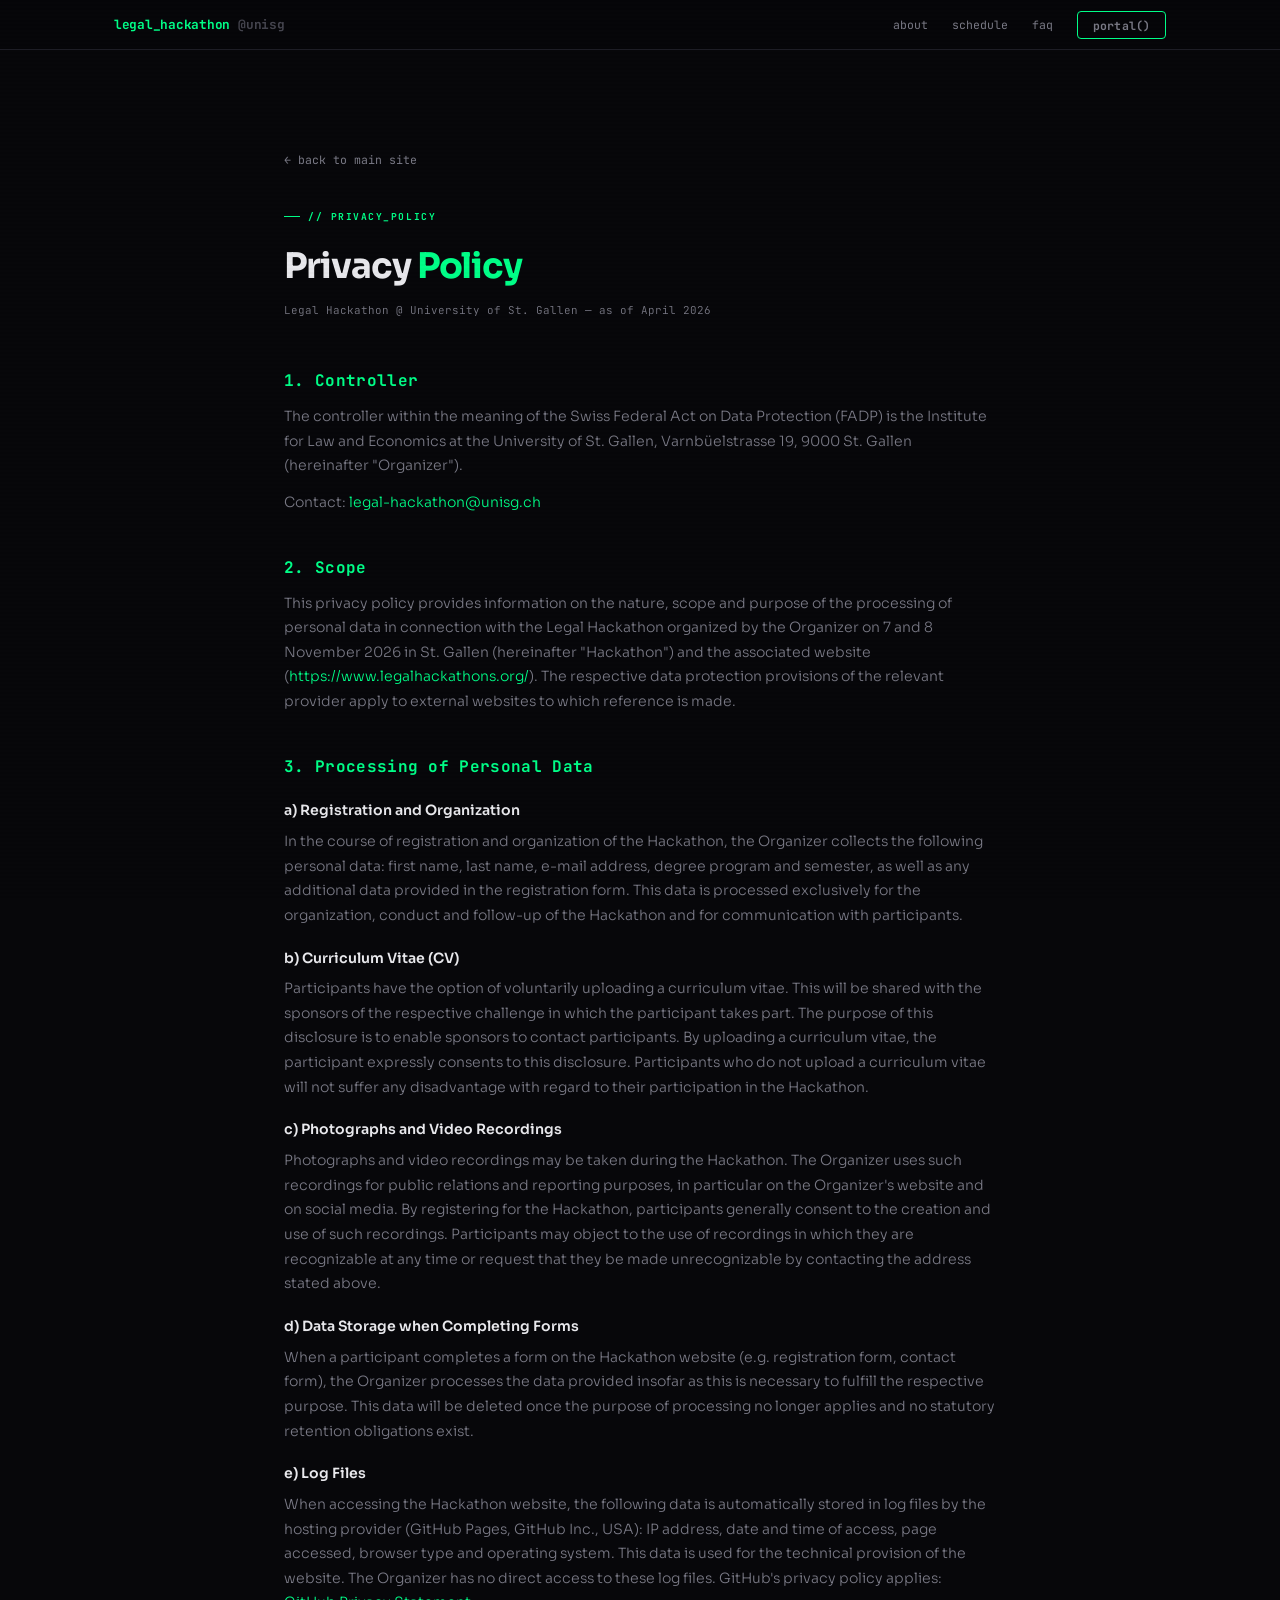
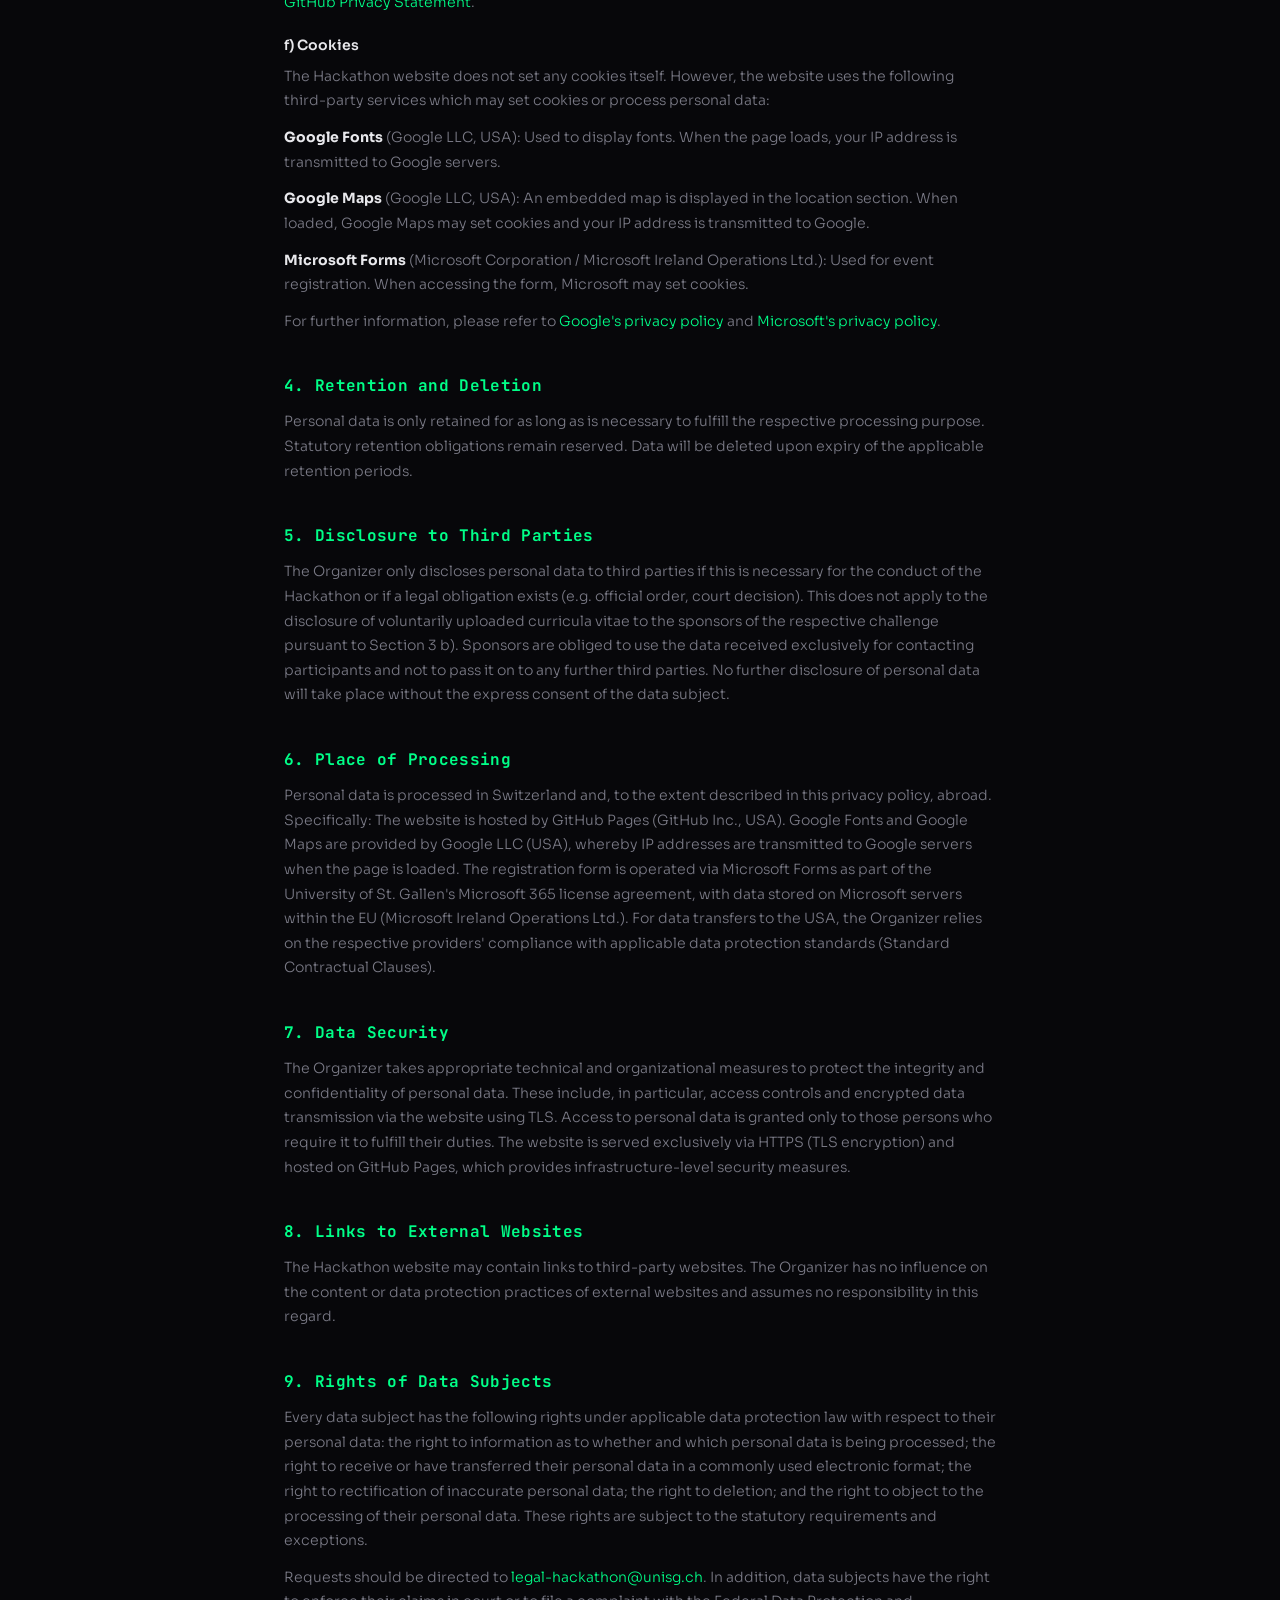
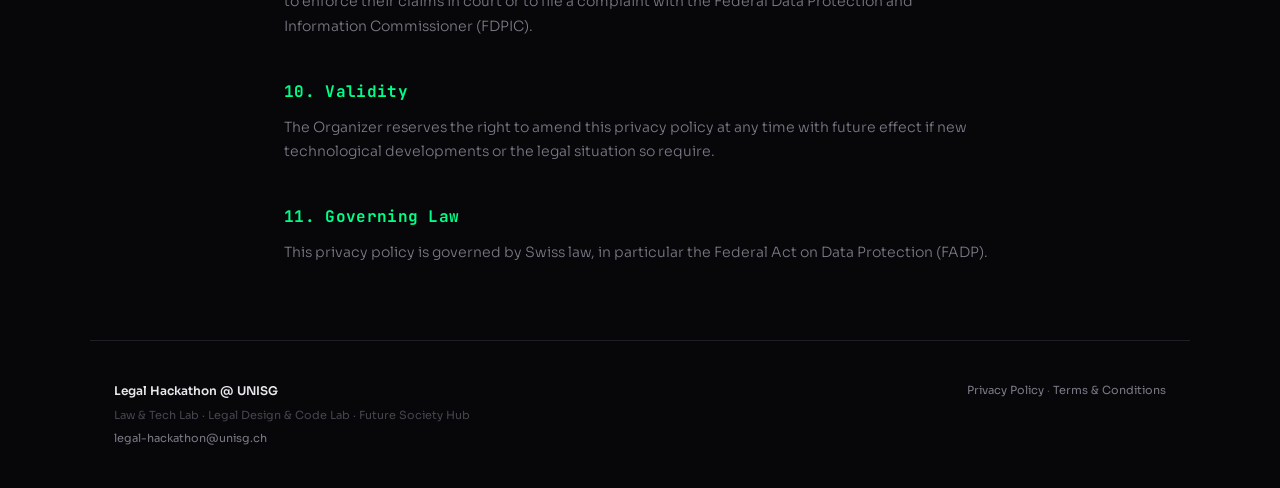
<file: privacy-policy.html>
<!DOCTYPE html>
<html lang="en">
<head>
  <meta charset="UTF-8">
  <meta name="viewport" content="width=device-width,initial-scale=1.0">
  <title>Privacy Policy — Legal Hackathon @ UNISG</title>
  <link rel="icon" type="image/svg+xml" href="favicon.svg">
  <link rel="preconnect" href="https://fonts.googleapis.com">
  <link href="https://fonts.googleapis.com/css2?family=JetBrains+Mono:wght@400;500;700;800&family=Sora:wght@300;400;500;600;700;800&display=swap" rel="stylesheet">
  <link rel="stylesheet" href="style.css">
  <style>
    .legal-page {
      position: relative;
      z-index: 1;
      max-width: 760px;
      margin: 0 auto;
      padding: 6rem 1.5rem 4rem;
    }
    .legal-page h1 {
      font-size: clamp(1.6rem, 3vw, 2.2rem);
      font-weight: 700;
      letter-spacing: -0.03em;
      margin-bottom: 0.4rem;
    }
    .legal-page h1 em { font-style: normal; color: var(--green); }
    .legal-page .meta {
      font-family: var(--font-mono);
      font-size: 0.68rem;
      color: var(--muted);
      margin-bottom: 3rem;
    }
    .legal-page h2 {
      font-size: 1rem;
      font-weight: 700;
      color: var(--green);
      font-family: var(--font-mono);
      margin: 2.5rem 0 0.6rem;
      letter-spacing: 0.02em;
    }
    .legal-page h3 {
      font-size: 0.88rem;
      font-weight: 600;
      margin: 1.2rem 0 0.4rem;
    }
    .legal-page p {
      font-size: 0.88rem;
      color: var(--muted);
      font-weight: 300;
      line-height: 1.75;
      margin-bottom: 0.75rem;
    }
    .legal-page a { color: var(--green); }
    .legal-page .back {
      display: inline-flex;
      align-items: center;
      gap: 0.4rem;
      font-family: var(--font-mono);
      font-size: 0.72rem;
      color: var(--muted);
      margin-bottom: 2.5rem;
      transition: color 0.2s;
    }
    .legal-page .back:hover { color: var(--green); text-decoration: none; }
  </style>
</head>
<body>

  <!-- ── Navigation ── -->
  <nav id="nav">
    <div class="nav-inner">
      <a class="nav-logo" href="index.html">legal_hackathon<span>@unisg</span></a>
      <ul class="nav-links">
        <li><a href="index.html#about">about</a></li>
        <li><a href="index.html#schedule">schedule</a></li>
        <li><a href="index.html#faq">faq</a></li>
        <li><a href="portal.html" class="nav-cta">portal()</a></li>
      </ul>
    </div>
  </nav>

  <div class="legal-page">
    <a class="back" href="index.html">&larr; back to main site</a>

    <div class="section-label" style="margin-bottom:0.75rem">// privacy_policy</div>
    <h1>Privacy <em>Policy</em></h1>
    <p class="meta">Legal Hackathon @ University of St. Gallen &mdash; as of April 2026</p>

    <h2>1. Controller</h2>
    <p>The controller within the meaning of the Swiss Federal Act on Data Protection (FADP) is the Institute for Law and Economics at the University of St. Gallen, Varnbüelstrasse 19, 9000 St. Gallen (hereinafter "Organizer").</p>
    <p>Contact: <a href="mailto:legal-hackathon@unisg.ch">legal-hackathon@unisg.ch</a></p>

    <h2>2. Scope</h2>
    <p>This privacy policy provides information on the nature, scope and purpose of the processing of personal data in connection with the Legal Hackathon organized by the Organizer on 7 and 8 November 2026 in St. Gallen (hereinafter "Hackathon") and the associated website (<a href="https://www.legalhackathons.org/">https://www.legalhackathons.org/</a>). The respective data protection provisions of the relevant provider apply to external websites to which reference is made.</p>

    <h2>3. Processing of Personal Data</h2>

    <h3>a) Registration and Organization</h3>
    <p>In the course of registration and organization of the Hackathon, the Organizer collects the following personal data: first name, last name, e-mail address, degree program and semester, as well as any additional data provided in the registration form. This data is processed exclusively for the organization, conduct and follow-up of the Hackathon and for communication with participants.</p>

    <h3>b) Curriculum Vitae (CV)</h3>
    <p>Participants have the option of voluntarily uploading a curriculum vitae. This will be shared with the sponsors of the respective challenge in which the participant takes part. The purpose of this disclosure is to enable sponsors to contact participants. By uploading a curriculum vitae, the participant expressly consents to this disclosure. Participants who do not upload a curriculum vitae will not suffer any disadvantage with regard to their participation in the Hackathon.</p>

    <h3>c) Photographs and Video Recordings</h3>
    <p>Photographs and video recordings may be taken during the Hackathon. The Organizer uses such recordings for public relations and reporting purposes, in particular on the Organizer's website and on social media. By registering for the Hackathon, participants generally consent to the creation and use of such recordings. Participants may object to the use of recordings in which they are recognizable at any time or request that they be made unrecognizable by contacting the address stated above.</p>

    <h3>d) Data Storage when Completing Forms</h3>
    <p>When a participant completes a form on the Hackathon website (e.g. registration form, contact form), the Organizer processes the data provided insofar as this is necessary to fulfill the respective purpose. This data will be deleted once the purpose of processing no longer applies and no statutory retention obligations exist.</p>

    <h3>e) Log Files</h3>
    <p>When accessing the Hackathon website, the following data is automatically stored in log files by the hosting provider (GitHub Pages, GitHub Inc., USA): IP address, date and time of access, page accessed, browser type and operating system. This data is used for the technical provision of the website. The Organizer has no direct access to these log files. GitHub's privacy policy applies: <a href="https://docs.github.com/en/site-policy/privacy-policies/github-general-privacy-statement" target="_blank" rel="noopener">GitHub Privacy Statement</a>.</p>

    <h3>f) Cookies</h3>
    <p>The Hackathon website does not set any cookies itself. However, the website uses the following third-party services which may set cookies or process personal data:</p>
    <p><strong style="color:var(--text)">Google Fonts</strong> (Google LLC, USA): Used to display fonts. When the page loads, your IP address is transmitted to Google servers.</p>
    <p><strong style="color:var(--text)">Google Maps</strong> (Google LLC, USA): An embedded map is displayed in the location section. When loaded, Google Maps may set cookies and your IP address is transmitted to Google.</p>
    <p><strong style="color:var(--text)">Microsoft Forms</strong> (Microsoft Corporation / Microsoft Ireland Operations Ltd.): Used for event registration. When accessing the form, Microsoft may set cookies.</p>
    <p>For further information, please refer to <a href="https://policies.google.com/privacy" target="_blank" rel="noopener">Google's privacy policy</a> and <a href="https://privacy.microsoft.com" target="_blank" rel="noopener">Microsoft's privacy policy</a>.</p>

    <h2>4. Retention and Deletion</h2>
    <p>Personal data is only retained for as long as is necessary to fulfill the respective processing purpose. Statutory retention obligations remain reserved. Data will be deleted upon expiry of the applicable retention periods.</p>

    <h2>5. Disclosure to Third Parties</h2>
    <p>The Organizer only discloses personal data to third parties if this is necessary for the conduct of the Hackathon or if a legal obligation exists (e.g. official order, court decision). This does not apply to the disclosure of voluntarily uploaded curricula vitae to the sponsors of the respective challenge pursuant to Section 3 b). Sponsors are obliged to use the data received exclusively for contacting participants and not to pass it on to any further third parties. No further disclosure of personal data will take place without the express consent of the data subject.</p>

    <h2>6. Place of Processing</h2>
    <p>Personal data is processed in Switzerland and, to the extent described in this privacy policy, abroad. Specifically: The website is hosted by GitHub Pages (GitHub Inc., USA). Google Fonts and Google Maps are provided by Google LLC (USA), whereby IP addresses are transmitted to Google servers when the page is loaded. The registration form is operated via Microsoft Forms as part of the University of St. Gallen's Microsoft 365 license agreement, with data stored on Microsoft servers within the EU (Microsoft Ireland Operations Ltd.). For data transfers to the USA, the Organizer relies on the respective providers' compliance with applicable data protection standards (Standard Contractual Clauses).</p>

    <h2>7. Data Security</h2>
    <p>The Organizer takes appropriate technical and organizational measures to protect the integrity and confidentiality of personal data. These include, in particular, access controls and encrypted data transmission via the website using TLS. Access to personal data is granted only to those persons who require it to fulfill their duties. The website is served exclusively via HTTPS (TLS encryption) and hosted on GitHub Pages, which provides infrastructure-level security measures.</p>

    <h2>8. Links to External Websites</h2>
    <p>The Hackathon website may contain links to third-party websites. The Organizer has no influence on the content or data protection practices of external websites and assumes no responsibility in this regard.</p>

    <h2>9. Rights of Data Subjects</h2>
    <p>Every data subject has the following rights under applicable data protection law with respect to their personal data: the right to information as to whether and which personal data is being processed; the right to receive or have transferred their personal data in a commonly used electronic format; the right to rectification of inaccurate personal data; the right to deletion; and the right to object to the processing of their personal data. These rights are subject to the statutory requirements and exceptions.</p>
    <p>Requests should be directed to <a href="mailto:legal-hackathon@unisg.ch">legal-hackathon@unisg.ch</a>. In addition, data subjects have the right to enforce their claims in court or to file a complaint with the Federal Data Protection and Information Commissioner (FDPIC).</p>

    <h2>10. Validity</h2>
    <p>The Organizer reserves the right to amend this privacy policy at any time with future effect if new technological developments or the legal situation so require.</p>

    <h2>11. Governing Law</h2>
    <p>This privacy policy is governed by Swiss law, in particular the Federal Act on Data Protection (FADP).</p>
  </div>

  <footer>
    <div>
      <p style="font-weight:600;color:var(--text);margin-bottom:0.3rem;font-size:0.75rem">Legal Hackathon @ UNISG</p>
      <p>Law &amp; Tech Lab &middot; Legal Design &amp; Code Lab &middot; Future Society Hub</p>
      <p style="margin-top:0.3rem"><a href="mailto:legal-hackathon@unisg.ch">legal-hackathon@unisg.ch</a></p>
    </div>
    <div style="text-align:right">
      <p><a href="privacy-policy.html">Privacy Policy</a> &middot; <a href="terms.html">Terms &amp; Conditions</a></p>
    </div>
  </footer>

  <script>
    window.addEventListener('scroll', () => {
      document.getElementById('nav').classList.toggle('scrolled', window.scrollY > 50);
    });
  </script>
</body>
</html>
</file>
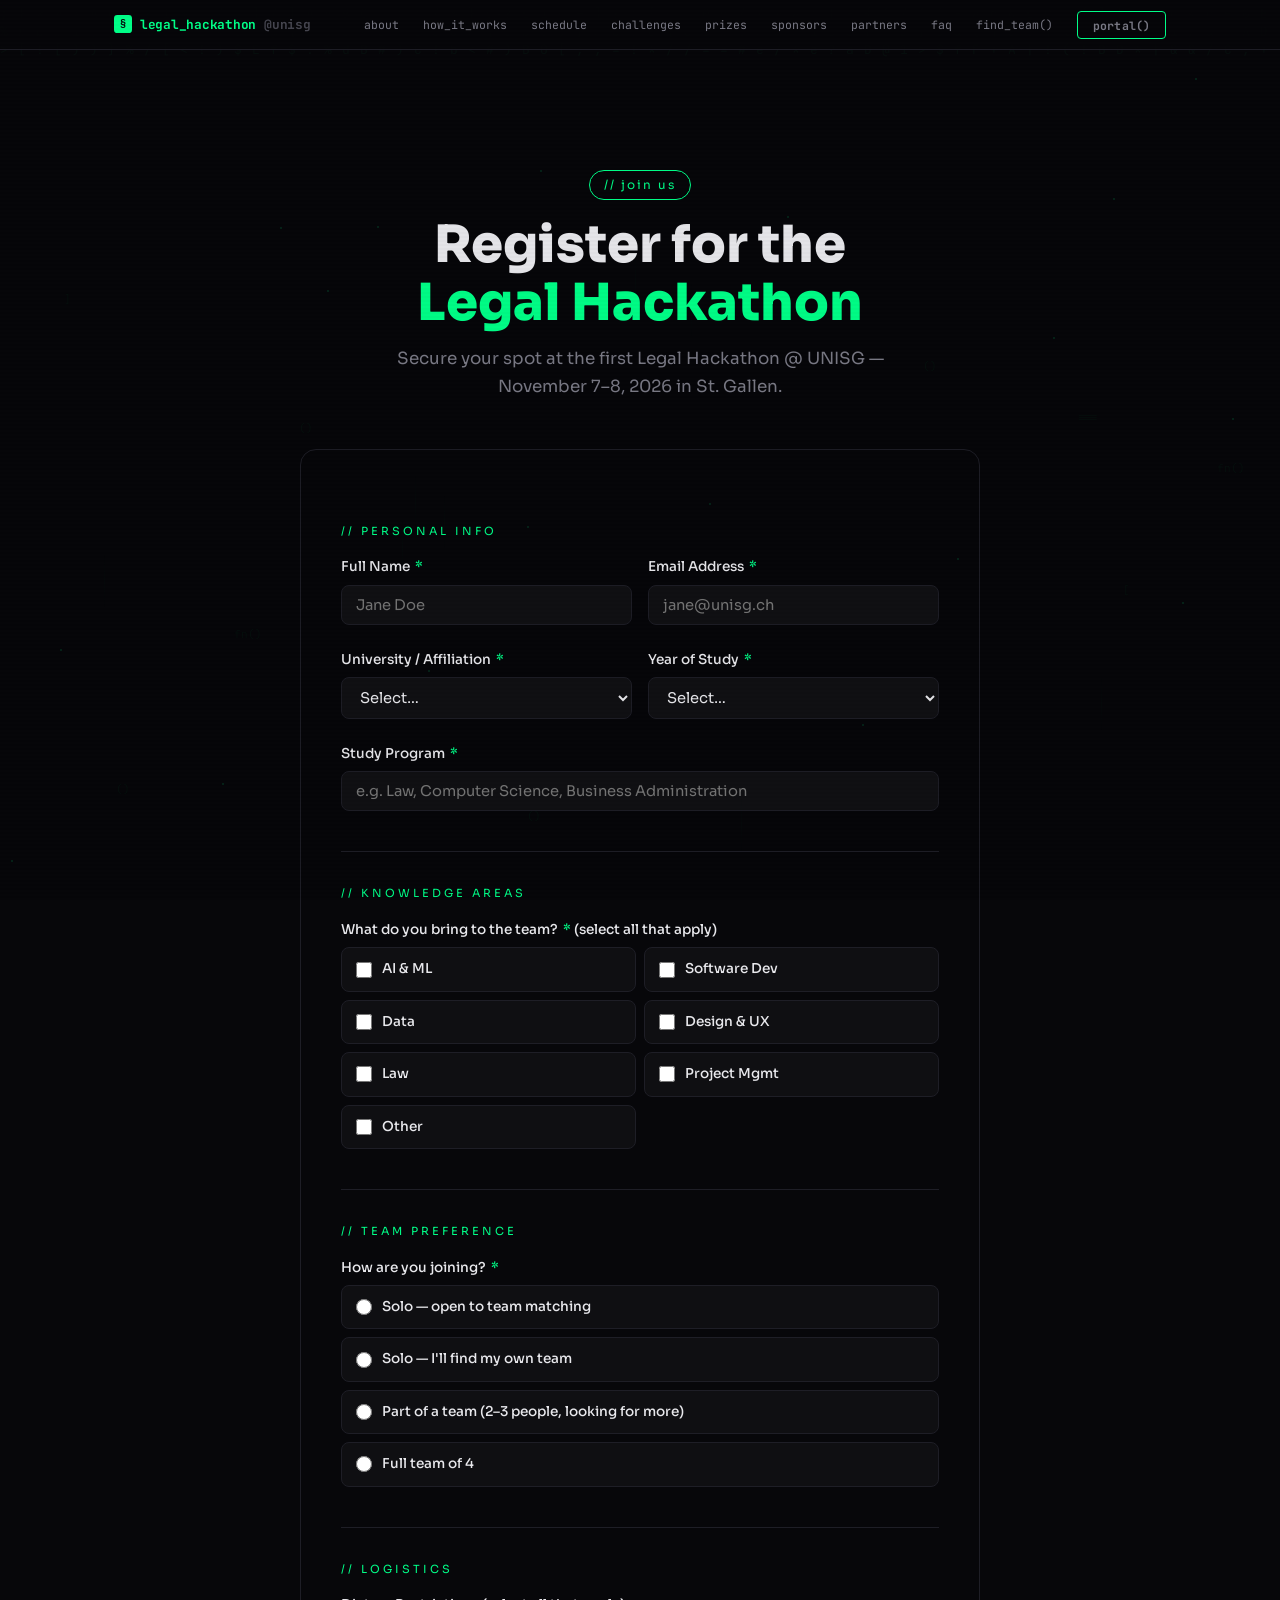
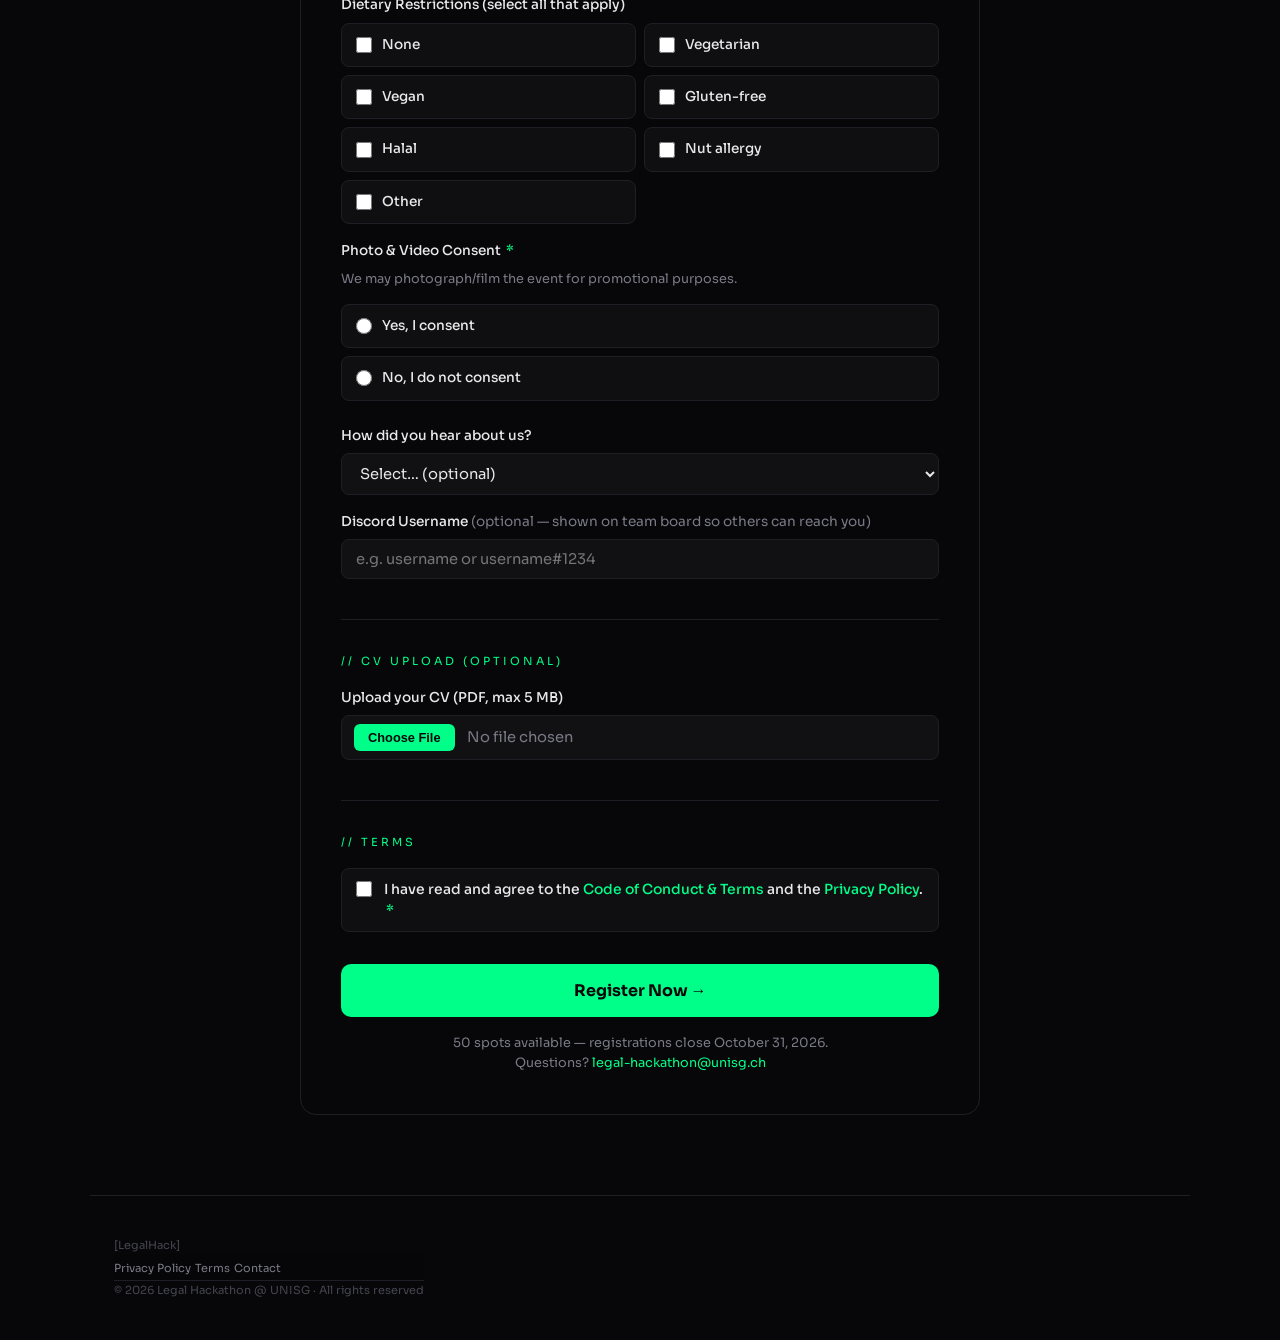
<file: register.html>
<!DOCTYPE html>
<html lang="en">
<head>
  <meta charset="UTF-8">
  <meta name="viewport" content="width=device-width,initial-scale=1.0">
  <title>Register — Legal Hackathon @ UNISG</title>
  <meta name="description" content="Register for the Legal Hackathon @ UNISG — November 7–8, 2026.">
  <link rel="icon" type="image/svg+xml" href="favicon.svg">
  <link rel="preconnect" href="https://fonts.googleapis.com">
  <link href="https://fonts.googleapis.com/css2?family=JetBrains+Mono:wght@400;500;700;800&family=Sora:wght@300;400;500;600;700;800&display=swap" rel="stylesheet">
  <link rel="stylesheet" href="style.css">
  <style>
    /* ── Registration page styles ── */
    .reg-page {
      min-height: 100vh;
      padding: 120px 20px 80px;
      display: flex;
      flex-direction: column;
      align-items: center;
    }

    .reg-header {
      text-align: center;
      margin-bottom: 48px;
    }

    .reg-header .tag {
      display: inline-block;
      font-family: var(--mono);
      font-size: 0.75rem;
      color: var(--green);
      border: 1px solid var(--green);
      padding: 4px 14px;
      border-radius: 100px;
      margin-bottom: 16px;
      letter-spacing: 2px;
    }

    .reg-header h1 {
      font-size: clamp(2rem, 5vw, 3.2rem);
      font-weight: 800;
      line-height: 1.15;
      margin-bottom: 12px;
    }

    .reg-header h1 span { color: var(--green); }

    .reg-header p {
      color: var(--muted);
      font-size: 1.05rem;
      max-width: 540px;
      margin: 0 auto;
    }

    .reg-form-wrap {
      width: 100%;
      max-width: 680px;
    }

    .form-card {
      background: var(--card);
      border: 1px solid var(--border);
      border-radius: 16px;
      padding: 40px;
    }

    .form-section-title {
      font-family: var(--mono);
      font-size: 0.7rem;
      text-transform: uppercase;
      letter-spacing: 3px;
      color: var(--green);
      margin: 32px 0 16px;
    }

    .form-section-title:first-child { margin-top: 0; }

    .form-row {
      display: grid;
      grid-template-columns: 1fr 1fr;
      gap: 16px;
    }

    .form-group {
      display: flex;
      flex-direction: column;
      gap: 6px;
      margin-bottom: 16px;
    }

    .form-group label {
      font-size: 0.85rem;
      font-weight: 500;
      color: var(--text);
    }

    .form-group label .req { color: var(--green); margin-left: 2px; }

    .form-group input,
    .form-group select,
    .form-group textarea {
      background: rgba(255,255,255,0.04);
      border: 1px solid var(--border);
      border-radius: 8px;
      padding: 10px 14px;
      color: var(--text);
      font-family: var(--sans);
      font-size: 0.92rem;
      transition: border-color 0.2s;
      outline: none;
      width: 100%;
    }

    .form-group input:focus,
    .form-group select:focus,
    .form-group textarea:focus {
      border-color: var(--green);
    }

    .form-group select option { background: #0f0f1a; }

    .form-group input[type="file"] {
      padding: 8px 12px;
      cursor: pointer;
      color: var(--muted);
    }

    .form-group input[type="file"]::file-selector-button {
      background: var(--green);
      color: #07070A;
      border: none;
      padding: 6px 14px;
      border-radius: 6px;
      font-weight: 600;
      cursor: pointer;
      margin-right: 12px;
      font-size: 0.8rem;
    }

    /* Checkboxes / radios */
    .check-grid {
      display: grid;
      grid-template-columns: 1fr 1fr;
      gap: 8px;
    }

    .check-item {
      display: flex;
      align-items: center;
      gap: 10px;
      background: rgba(255,255,255,0.03);
      border: 1px solid var(--border);
      border-radius: 8px;
      padding: 10px 14px;
      cursor: pointer;
      transition: border-color 0.2s, background 0.2s;
      font-size: 0.88rem;
    }

    .check-item:hover { border-color: var(--green); background: rgba(0,255,136,0.05); }

    .check-item input[type="checkbox"],
    .check-item input[type="radio"] {
      accent-color: var(--green);
      width: 16px;
      height: 16px;
      flex-shrink: 0;
    }

    .radio-stack { display: flex; flex-direction: column; gap: 8px; }

    .form-divider {
      border: none;
      border-top: 1px solid var(--border);
      margin: 32px 0;
    }

    .submit-btn {
      width: 100%;
      padding: 16px;
      background: var(--green);
      color: #07070A;
      border: none;
      border-radius: 10px;
      font-weight: 700;
      font-size: 1rem;
      font-family: var(--sans);
      cursor: pointer;
      transition: opacity 0.2s, transform 0.15s;
      margin-top: 8px;
    }

    .submit-btn:hover { opacity: 0.92; transform: translateY(-1px); }
    .submit-btn:disabled { opacity: 0.5; cursor: not-allowed; transform: none; }

    .form-note {
      font-size: 0.8rem;
      color: var(--muted);
      text-align: center;
      margin-top: 16px;
      line-height: 1.6;
    }

    .form-note a { color: var(--green); }

    /* Success / error states */
    .form-message {
      display: none;
      border-radius: 10px;
      padding: 20px 24px;
      margin-bottom: 24px;
      font-size: 0.95rem;
      line-height: 1.6;
    }

    .form-message.success {
      display: block;
      background: rgba(0,255,136,0.08);
      border: 1px solid var(--green);
      color: var(--green);
    }

    .form-message.error {
      display: block;
      background: rgba(255,80,80,0.08);
      border: 1px solid #ff5050;
      color: #ff7070;
    }

    .field-error {
      font-size: 0.78rem;
      color: #ff7070;
      margin-top: 2px;
    }

    @media (max-width: 640px) {
      .form-card { padding: 24px 20px; }
      .form-row { grid-template-columns: 1fr; }
      .check-grid { grid-template-columns: 1fr; }
    }
  </style>
</head>
<body>

  <canvas id="matrix"></canvas>
  <div id="cursor-glow"></div>
  <div class="parallax-layer" id="parallax"></div>

  <!-- Navigation -->
  <nav id="nav">
    <div class="nav-inner">
      <a class="nav-logo" href="index.html">
        <svg width="18" height="18" viewBox="0 0 32 32" fill="none" xmlns="http://www.w3.org/2000/svg"
          aria-hidden="true" style="flex-shrink:0">
          <rect width="32" height="32" rx="6" fill="#00FF88" />
          <text x="50%" y="22" font-family="monospace" font-size="18" font-weight="bold" fill="#07070A"
            text-anchor="middle">§</text>
        </svg>
        legal_hackathon<span>@unisg</span>
      </a>
      <button class="menu-toggle" onclick="document.querySelector('.nav-links').classList.toggle('open')"
        aria-label="Toggle menu">
        <svg width="22" height="22" viewBox="0 0 24 24" fill="none" stroke="currentColor" stroke-width="2">
          <path d="M3 12h18M3 6h18M3 18h18" />
        </svg>
      </button>
      <ul class="nav-links">
        <li><a href="index.html#about">about</a></li>
        <li><a href="index.html#howto">how_it_works</a></li>
        <li><a href="index.html#schedule">schedule</a></li>
        <li><a href="index.html#challenges">challenges</a></li>
        <li><a href="index.html#prizes">prizes</a></li>
        <li><a href="index.html#sponsors">sponsors</a></li>
        <li><a href="index.html#partners">partners</a></li>
        <li><a href="index.html#faq">faq</a></li>
        <li><a href="teams.html">find_team()</a></li>
        <li><a href="portal.html" class="nav-cta">portal()</a></li>
      </ul>
    </div>
  </nav>

  <main class="reg-page">
    <div class="reg-header">
      <span class="tag">// join us</span>
      <h1>Register for the<br><span>Legal Hackathon</span></h1>
      <p>Secure your spot at the first Legal Hackathon @ UNISG — November 7–8, 2026 in St. Gallen.</p>
      <div id="spots-bar" style="margin-top:20px; display:none;">
        <div style="font-family:var(--mono); font-size:0.78rem; color:var(--muted); margin-bottom:6px;">
          <span id="spots-left" style="color:var(--green); font-weight:700;">—</span> / <span id="spots-max">60</span> spots remaining
        </div>
        <div style="height:4px; background:rgba(255,255,255,0.08); border-radius:4px; overflow:hidden;">
          <div id="spots-bar-fill" style="height:100%; background:var(--green); border-radius:4px; transition:width 0.6s ease; width:0%;"></div>
        </div>
      </div>
      <div id="reg-closed-msg" style="display:none; margin-top:16px; background:rgba(255,80,80,0.1); border:1px solid #ff5050; border-radius:10px; padding:14px 20px; color:#ff7070; font-size:0.9rem;">
        Registrations are currently closed. Check back soon or email us at <a href="mailto:legal-hackathon@unisg.ch" style="color:#ff9090;">legal-hackathon@unisg.ch</a>.
      </div>
    </div>

    <div class="reg-form-wrap">
      <div id="form-message" class="form-message" role="alert"></div>

      <div class="form-card">
        <form id="reg-form" novalidate>

          <!-- Honeypot — hidden from real users, bots tend to fill every field -->
          <div style="position:absolute; left:-9999px; width:1px; height:1px; overflow:hidden;" aria-hidden="true">
            <label for="website">Website</label>
            <input type="text" id="website" name="website" tabindex="-1" autocomplete="off">
          </div>

          <!-- Personal Info -->
          <div class="form-section-title">// personal info</div>

          <div class="form-row">
            <div class="form-group">
              <label for="full_name">Full Name <span class="req">*</span></label>
              <input type="text" id="full_name" name="full_name" placeholder="Jane Doe" required autocomplete="name">
              <span class="field-error" id="err-full_name"></span>
            </div>
            <div class="form-group">
              <label for="email">Email Address <span class="req">*</span></label>
              <input type="email" id="email" name="email" placeholder="jane@unisg.ch" required autocomplete="email">
              <span class="field-error" id="err-email"></span>
            </div>
          </div>

          <div class="form-row">
            <div class="form-group">
              <label for="university">University / Affiliation <span class="req">*</span></label>
              <select id="university" name="university" required>
                <option value="">Select…</option>
                <option value="hsg">HSG – University of St. Gallen</option>
                <option value="other_swiss">Other Swiss University</option>
                <option value="international">International University</option>
                <option value="professional">Professional (not studying)</option>
                <option value="other">Other</option>
              </select>
              <span class="field-error" id="err-university"></span>
            </div>
            <div class="form-group">
              <label for="year_of_study">Year of Study <span class="req">*</span></label>
              <select id="year_of_study" name="year_of_study" required>
                <option value="">Select…</option>
                <option value="bachelor_1">Bachelor Year 1</option>
                <option value="bachelor_2">Bachelor Year 2</option>
                <option value="bachelor_3">Bachelor Year 3</option>
                <option value="master_1">Master Year 1</option>
                <option value="master_2">Master Year 2</option>
                <option value="phd">PhD</option>
                <option value="professional">Professional</option>
                <option value="other">Other</option>
              </select>
              <span class="field-error" id="err-year_of_study"></span>
            </div>
          </div>

          <div class="form-group">
            <label for="study_program">Study Program <span class="req">*</span></label>
            <input type="text" id="study_program" name="study_program" placeholder="e.g. Law, Computer Science, Business Administration" required>
            <span class="field-error" id="err-study_program"></span>
          </div>

          <hr class="form-divider">

          <!-- Skills -->
          <div class="form-section-title">// knowledge areas</div>
          <div class="form-group">
            <label>What do you bring to the team? <span class="req">*</span> (select all that apply)</label>
            <div class="check-grid" id="knowledge_areas">
              <label class="check-item"><input type="checkbox" name="knowledge_areas" value="AI & ML"> AI &amp; ML</label>
              <label class="check-item"><input type="checkbox" name="knowledge_areas" value="Software Dev"> Software Dev</label>
              <label class="check-item"><input type="checkbox" name="knowledge_areas" value="Data"> Data</label>
              <label class="check-item"><input type="checkbox" name="knowledge_areas" value="Design & UX"> Design &amp; UX</label>
              <label class="check-item"><input type="checkbox" name="knowledge_areas" value="Law"> Law</label>
              <label class="check-item"><input type="checkbox" name="knowledge_areas" value="Project Mgmt"> Project Mgmt</label>
              <label class="check-item"><input type="checkbox" name="knowledge_areas" value="Other"> Other</label>
            </div>
            <span class="field-error" id="err-knowledge_areas"></span>
          </div>

          <hr class="form-divider">

          <!-- Team -->
          <div class="form-section-title">// team preference</div>
          <div class="form-group">
            <label>How are you joining? <span class="req">*</span></label>
            <div class="radio-stack" id="team_preference">
              <label class="check-item"><input type="radio" name="team_preference" value="solo_open" required> Solo — open to team matching</label>
              <label class="check-item"><input type="radio" name="team_preference" value="solo_find"> Solo — I'll find my own team</label>
              <label class="check-item"><input type="radio" name="team_preference" value="team_partial"> Part of a team (2–3 people, looking for more)</label>
              <label class="check-item"><input type="radio" name="team_preference" value="team_full"> Full team of 4</label>
            </div>
            <span class="field-error" id="err-team_preference"></span>
          </div>

          <hr class="form-divider">

          <!-- Logistics -->
          <div class="form-section-title">// logistics</div>
          <div class="form-group">
            <label>Dietary Restrictions (select all that apply)</label>
            <div class="check-grid">
              <label class="check-item"><input type="checkbox" name="dietary_restrictions" value="None"> None</label>
              <label class="check-item"><input type="checkbox" name="dietary_restrictions" value="Vegetarian"> Vegetarian</label>
              <label class="check-item"><input type="checkbox" name="dietary_restrictions" value="Vegan"> Vegan</label>
              <label class="check-item"><input type="checkbox" name="dietary_restrictions" value="Gluten-free"> Gluten-free</label>
              <label class="check-item"><input type="checkbox" name="dietary_restrictions" value="Halal"> Halal</label>
              <label class="check-item"><input type="checkbox" name="dietary_restrictions" value="Nut allergy"> Nut allergy</label>
              <label class="check-item"><input type="checkbox" name="dietary_restrictions" value="Other"> Other</label>
            </div>
          </div>

          <div class="form-group">
            <label>Photo &amp; Video Consent <span class="req">*</span></label>
            <p style="font-size:0.8rem; color:var(--muted); margin-bottom:8px;">We may photograph/film the event for promotional purposes.</p>
            <div class="radio-stack">
              <label class="check-item"><input type="radio" name="photo_consent" value="true" required> Yes, I consent</label>
              <label class="check-item"><input type="radio" name="photo_consent" value="false"> No, I do not consent</label>
            </div>
            <span class="field-error" id="err-photo_consent"></span>
          </div>

          <div class="form-group">
            <label for="how_did_you_hear">How did you hear about us?</label>
            <select id="how_did_you_hear" name="how_did_you_hear">
              <option value="">Select… (optional)</option>
              <option value="email">Email</option>
              <option value="social">Social Media</option>
              <option value="word_of_mouth">Word of Mouth</option>
              <option value="professor">Professor / Lecturer</option>
              <option value="other">Other</option>
            </select>
          </div>

          <div class="form-group">
            <label for="discord_handle">Discord Username <span style="color:var(--muted);font-weight:400;">(optional — shown on team board so others can reach you)</span></label>
            <input type="text" id="discord_handle" name="discord_handle" placeholder="e.g. username or username#1234" maxlength="100">
            <span class="field-error" id="err-discord_handle"></span>
          </div>

          <hr class="form-divider">

          <!-- CV -->
          <div class="form-section-title">// cv upload (optional)</div>
          <div class="form-group">
            <label for="cv">Upload your CV (PDF, max 5 MB)</label>
            <input type="file" id="cv" name="cv" accept=".pdf">
            <span class="field-error" id="err-cv"></span>
          </div>

          <hr class="form-divider">

          <!-- Legal -->
          <div class="form-section-title">// terms</div>
          <div class="form-group">
            <label class="check-item" style="align-items:flex-start; gap:12px;">
              <input type="checkbox" name="code_of_conduct" id="code_of_conduct" required style="margin-top:2px; flex-shrink:0;">
              <span style="font-size:0.87rem; line-height:1.5;">
                I have read and agree to the <a href="terms.html" target="_blank" style="color:var(--green);">Code of Conduct &amp; Terms</a>
                and the <a href="privacy-policy.html" target="_blank" style="color:var(--green);">Privacy Policy</a>. <span class="req">*</span>
              </span>
            </label>
            <span class="field-error" id="err-code_of_conduct"></span>
          </div>

          <button type="submit" class="submit-btn" id="submit-btn">
            Register Now →
          </button>

          <p class="form-note">
            50 spots available — registrations close October 31, 2026.<br>
            Questions? <a href="mailto:legal-hackathon@unisg.ch">legal-hackathon@unisg.ch</a>
          </p>

        </form>
      </div>
    </div>
  </main>

  <!-- Footer -->
  <footer>
    <div class="footer-inner">
      <p class="footer-logo">[LegalHack]</p>
      <nav class="footer-links">
        <a href="privacy-policy.html">Privacy Policy</a>
        <a href="terms.html">Terms</a>
        <a href="mailto:legal-hackathon@unisg.ch">Contact</a>
      </nav>
      <p class="footer-copy">© 2026 Legal Hackathon @ UNISG · All rights reserved</p>
    </div>
  </footer>

  <script src="main.js"></script>
  <script>
    // ── Backend URL — change this when deploying ──
    const BACKEND_URL = (location.hostname === 'localhost' || location.hostname === '127.0.0.1')
      ? 'http://localhost/api'
      : 'https://api.legalhackathons.org/api';

    // Fetch CSRF token on page load
    fetchCsrf(BACKEND_URL);

    // ── Load spots status ──
    (async function loadStatus() {
      try {
        const res = await fetch(`${BACKEND_URL}/status/`);
        if (!res.ok) return;
        const data = await res.json();
        const bar = document.getElementById('spots-bar');
        bar.style.display = 'block';
        document.getElementById('spots-left').textContent = data.spots_left;
        document.getElementById('spots-max').textContent = data.max_spots;
        const pct = Math.max(0, Math.min(60, (data.spots_left / data.max_spots) * 60));
        document.getElementById('spots-bar-fill').style.width = pct + '%';
        if (data.spots_left === 0) {
          document.getElementById('spots-left').style.color = '#ffc800';
        }
        if (!data.registration_open) {
          document.getElementById('reg-closed-msg').style.display = 'block';
          document.getElementById('reg-form').style.display = 'none';
        }
      } catch (_) { /* silently skip if backend unreachable */ }
    })();

    const form = document.getElementById('reg-form');
    const submitBtn = document.getElementById('submit-btn');
    const messageBox = document.getElementById('form-message');
    const formLoadedAt = Date.now();

    function showMessage(text, type) {
      messageBox.textContent = text;
      messageBox.className = `form-message ${type}`;
      messageBox.scrollIntoView({ behavior: 'smooth', block: 'nearest' });
    }

    function clearErrors() {
      document.querySelectorAll('.field-error').forEach(el => el.textContent = '');
    }

    function showFieldErrors(errors) {
      for (const [field, messages] of Object.entries(errors)) {
        const el = document.getElementById(`err-${field}`);
        if (el) el.textContent = Array.isArray(messages) ? messages.join(' ') : messages;
      }
    }

    function validate() {
      clearErrors();
      let valid = true;

      const required = ['full_name', 'email', 'university', 'study_program', 'year_of_study'];
      for (const name of required) {
        const el = document.getElementById(name) || document.querySelector(`[name="${name}"]`);
        if (!el || !el.value.trim()) {
          const errEl = document.getElementById(`err-${name}`);
          if (errEl) errEl.textContent = 'This field is required.';
          valid = false;
        }
      }

      const areas = [...document.querySelectorAll('[name="knowledge_areas"]:checked')];
      if (!areas.length) {
        document.getElementById('err-knowledge_areas').textContent = 'Select at least one knowledge area.';
        valid = false;
      }

      const team = document.querySelector('[name="team_preference"]:checked');
      if (!team) {
        document.getElementById('err-team_preference').textContent = 'Please select your team preference.';
        valid = false;
      }

      const photo = document.querySelector('[name="photo_consent"]:checked');
      if (!photo) {
        document.getElementById('err-photo_consent').textContent = 'Please indicate your photo consent.';
        valid = false;
      }

      const coc = document.getElementById('code_of_conduct');
      if (!coc.checked) {
        document.getElementById('err-code_of_conduct').textContent = 'You must accept the Code of Conduct.';
        valid = false;
      }

      const cv = document.getElementById('cv');
      if (cv.files[0]) {
        if (!cv.files[0].name.toLowerCase().endsWith('.pdf')) {
          document.getElementById('err-cv').textContent = 'Only PDF files are accepted.';
          valid = false;
        } else if (cv.files[0].size > 5 * 1024 * 1024) {
          document.getElementById('err-cv').textContent = 'CV must be under 5 MB.';
          valid = false;
        }
      }

      return valid;
    }

    form.addEventListener('submit', async (e) => {
      e.preventDefault();
      if (!validate()) return;

      submitBtn.disabled = true;
      submitBtn.textContent = 'Submitting…';
      messageBox.className = 'form-message';

      const data = new FormData();
      data.append('full_name', document.getElementById('full_name').value.trim());
      data.append('email', document.getElementById('email').value.trim());
      data.append('university', document.getElementById('university').value);
      data.append('study_program', document.getElementById('study_program').value.trim());
      data.append('year_of_study', document.getElementById('year_of_study').value);

      const areas = [...document.querySelectorAll('[name="knowledge_areas"]:checked')].map(el => el.value);
      data.append('knowledge_areas', JSON.stringify(areas));

      data.append('team_preference', document.querySelector('[name="team_preference"]:checked').value);

      const dietary = [...document.querySelectorAll('[name="dietary_restrictions"]:checked')].map(el => el.value);
      data.append('dietary_restrictions', JSON.stringify(dietary.length ? dietary : ['None']));

      data.append('photo_consent', document.querySelector('[name="photo_consent"]:checked').value);
      data.append('code_of_conduct', 'true');

      const howEl = document.getElementById('how_did_you_hear');
      if (howEl.value) data.append('how_did_you_hear', howEl.value);

      const cv = document.getElementById('cv');
      if (cv.files[0]) data.append('cv', cv.files[0]);

      const discord = document.getElementById('discord_handle').value.trim();
      if (discord) data.append('discord_handle', discord);

      data.append('website', document.getElementById('website').value);
      data.append('form_seconds', Math.round((Date.now() - formLoadedAt) / 1000));

      try {
        const res = await fetch(`${BACKEND_URL}/register/`, {
          method: 'POST',
          credentials: 'include',
          headers: { 'X-CSRFToken': getCsrfToken() },
          body: data,
        });
        const json = await res.json();

        if (res.ok) {
          form.style.display = 'none';
          showMessage('🎉 ' + json.message, 'success');
        } else {
          let genericErrors = [];
          if (json.errors) {
            showFieldErrors(json.errors);
            // Collect errors that have no matching field element
            for (const [field, msgs] of Object.entries(json.errors)) {
              const el = document.getElementById(`err-${field}`);
              if (!el) genericErrors.push(Array.isArray(msgs) ? msgs.join(' ') : msgs);
            }
          }
          const msg = genericErrors.length
            ? genericErrors.join(' ')
            : 'Please fix the errors above and try again.';
          showMessage(msg, 'error');
          submitBtn.disabled = false;
          submitBtn.textContent = 'Register Now →';
        }
      } catch (err) {
        showMessage('Could not reach the server. Please try again or email us at legal-hackathon@unisg.ch.', 'error');
        submitBtn.disabled = false;
        submitBtn.textContent = 'Register Now →';
      }
    });
  </script>
</body>
</html>
</file>
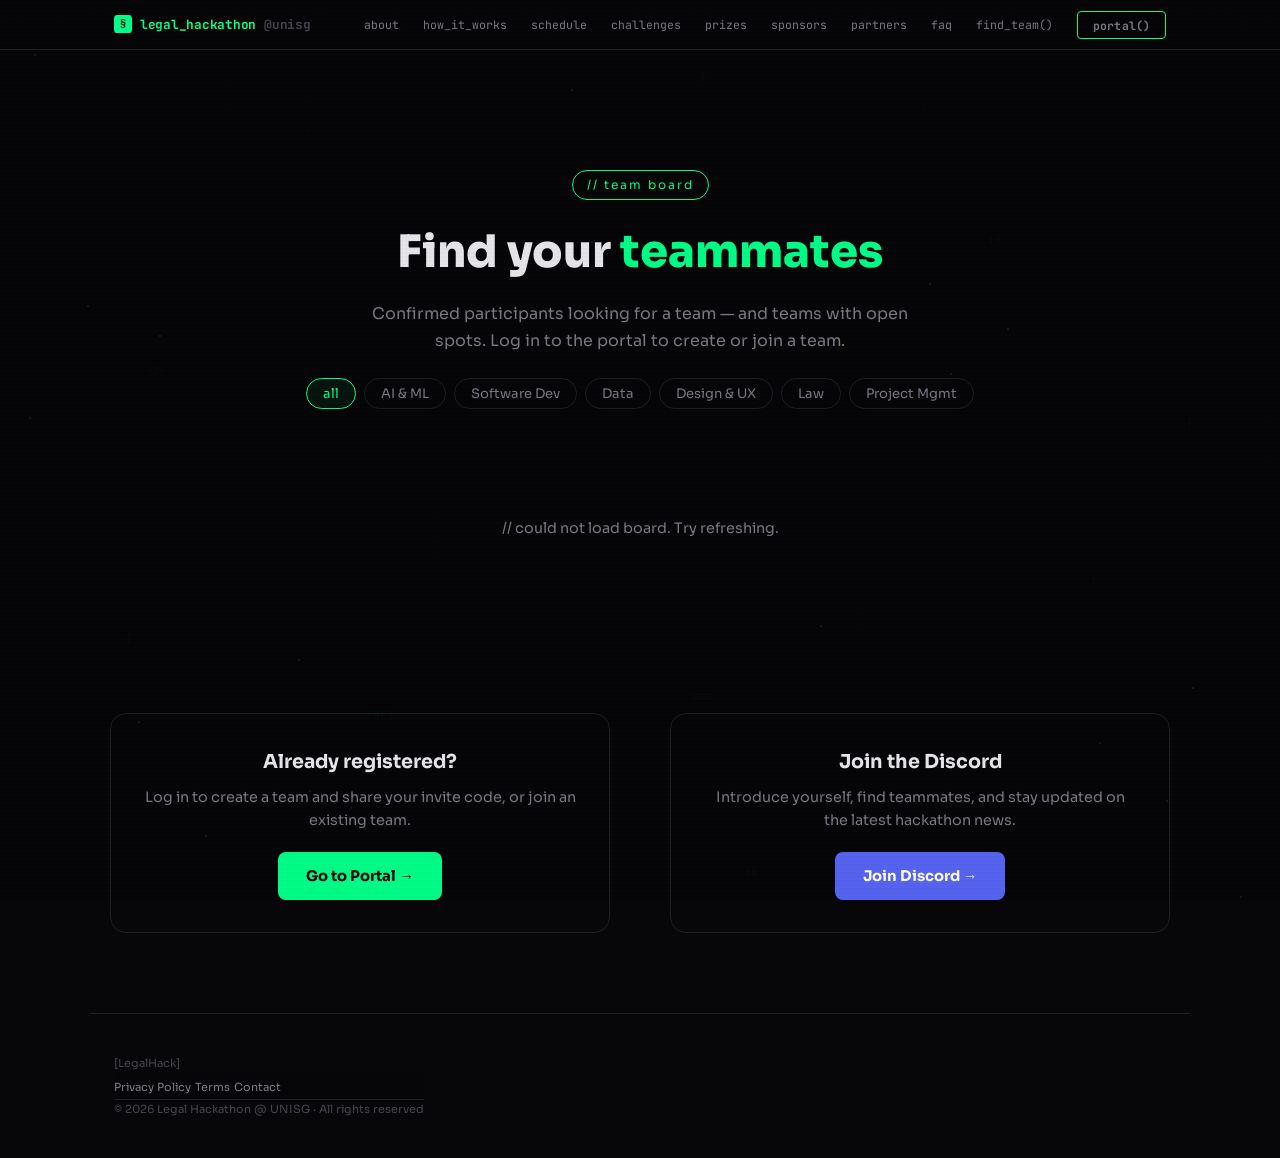
<file: teams.html>
<!DOCTYPE html>
<html lang="en">
<head>
  <meta charset="UTF-8">
  <meta name="viewport" content="width=device-width,initial-scale=1.0">
  <title>Find a Team — Legal Hackathon @ UNISG</title>
  <meta name="description" content="Find teammates for the Legal Hackathon @ UNISG — see who's looking for a team.">
  <link rel="icon" type="image/svg+xml" href="favicon.svg">
  <link rel="preconnect" href="https://fonts.googleapis.com">
  <link href="https://fonts.googleapis.com/css2?family=JetBrains+Mono:wght@400;500;700;800&family=Sora:wght@300;400;500;600;700;800&display=swap" rel="stylesheet">
  <link rel="stylesheet" href="style.css">
  <style>
    .teams-page {
      min-height: 100vh;
      padding: 120px 20px 80px;
    }

    .teams-header {
      text-align: center;
      margin-bottom: 48px;
    }

    .teams-header .tag {
      display: inline-block;
      font-family: var(--mono);
      font-size: 0.75rem;
      color: var(--green);
      border: 1px solid var(--green);
      padding: 4px 14px;
      border-radius: 100px;
      margin-bottom: 16px;
      letter-spacing: 2px;
    }

    .teams-header h1 {
      font-size: clamp(1.8rem, 4vw, 2.8rem);
      font-weight: 800;
      margin-bottom: 12px;
    }

    .teams-header h1 span { color: var(--green); }

    .teams-header p {
      color: var(--muted);
      font-size: 1rem;
      max-width: 540px;
      margin: 0 auto 24px;
    }

    /* Filter bar */
    .filter-bar {
      display: flex;
      flex-wrap: wrap;
      gap: 8px;
      justify-content: center;
      margin-bottom: 40px;
    }

    .filter-btn {
      background: transparent;
      border: 1px solid var(--border);
      color: var(--muted);
      border-radius: 100px;
      padding: 6px 16px;
      font-size: 0.82rem;
      font-family: var(--mono);
      cursor: pointer;
      transition: border-color 0.2s, color 0.2s, background 0.2s;
    }

    .filter-btn:hover, .filter-btn.active {
      border-color: var(--green);
      color: var(--green);
      background: rgba(0,255,136,0.06);
    }

    /* Grid */
    .teams-grid {
      display: grid;
      grid-template-columns: repeat(auto-fill, minmax(280px, 1fr));
      gap: 20px;
      max-width: 1100px;
      margin: 0 auto;
    }

    .team-card {
      background: var(--card);
      border: 1px solid var(--border);
      border-radius: 14px;
      padding: 24px;
      transition: border-color 0.2s, transform 0.2s;
    }

    .team-card:hover {
      border-color: rgba(0,255,136,0.3);
      transform: translateY(-2px);
    }

    .team-card.hidden { display: none; }

    .card-badge {
      display: inline-block;
      font-family: var(--mono);
      font-size: 0.68rem;
      letter-spacing: 1px;
      padding: 3px 10px;
      border-radius: 100px;
      margin-bottom: 12px;
    }

    .card-badge.solo_open {
      background: rgba(0,255,136,0.12);
      color: var(--green);
      border: 1px solid rgba(0,255,136,0.3);
    }

    .card-badge.team_partial {
      background: rgba(167,139,250,0.12);
      color: #A78BFA;
      border: 1px solid rgba(167,139,250,0.3);
    }

    .card-name {
      font-size: 1.05rem;
      font-weight: 700;
      margin-bottom: 4px;
    }

    .card-sub {
      font-size: 0.82rem;
      color: var(--muted);
      margin-bottom: 16px;
    }

    .skills-wrap {
      display: flex;
      flex-wrap: wrap;
      gap: 6px;
    }

    .skill-pill {
      background: rgba(255,255,255,0.05);
      border: 1px solid var(--border);
      border-radius: 100px;
      padding: 3px 12px;
      font-size: 0.76rem;
      font-family: var(--mono);
      color: var(--text);
    }

    /* Discord handle on card */
    .card-discord {
      font-family: var(--mono);
      font-size: 0.78rem;
      color: #5865F2;
      margin: 8px 0 0;
    }

    /* Responsive CTA grid */
    @media (max-width: 600px) {
      .teams-page > div:last-child { grid-template-columns: 1fr !important; }
    }

    /* Discord CTA */
    .discord-cta {
      text-align: center;
      margin: 56px auto 0;
      max-width: 500px;
      background: var(--card);
      border: 1px solid var(--border);
      border-radius: 16px;
      padding: 32px;
    }

    .discord-cta h3 {
      font-size: 1.2rem;
      font-weight: 700;
      margin-bottom: 8px;
    }

    .discord-cta p {
      color: var(--muted);
      font-size: 0.9rem;
      margin-bottom: 20px;
      line-height: 1.6;
    }

    .discord-cta a {
      display: inline-block;
      background: #5865F2;
      color: #fff;
      text-decoration: none;
      font-weight: 700;
      padding: 12px 28px;
      border-radius: 8px;
      font-size: 0.92rem;
      transition: opacity 0.2s;
    }

    .discord-cta a:hover { opacity: 0.88; }

    /* Loading / empty */
    #teams-loading, #teams-empty {
      text-align: center;
      color: var(--muted);
      font-family: var(--mono);
      font-size: 0.9rem;
      padding: 60px 20px;
      max-width: 1100px;
      margin: 0 auto;
    }
  </style>
</head>
<body>

  <canvas id="matrix"></canvas>
  <div id="cursor-glow"></div>
  <div class="parallax-layer" id="parallax"></div>

  <nav id="nav">
    <div class="nav-inner">
      <a class="nav-logo" href="index.html">
        <svg width="18" height="18" viewBox="0 0 32 32" fill="none" xmlns="http://www.w3.org/2000/svg"
          aria-hidden="true" style="flex-shrink:0">
          <rect width="32" height="32" rx="6" fill="#00FF88" />
          <text x="50%" y="22" font-family="monospace" font-size="18" font-weight="bold" fill="#07070A"
            text-anchor="middle">§</text>
        </svg>
        legal_hackathon<span>@unisg</span>
      </a>
      <button class="menu-toggle" onclick="document.querySelector('.nav-links').classList.toggle('open')"
        aria-label="Toggle menu">
        <svg width="22" height="22" viewBox="0 0 24 24" fill="none" stroke="currentColor" stroke-width="2">
          <path d="M3 12h18M3 6h18M3 18h18" />
        </svg>
      </button>
      <ul class="nav-links">
        <li><a href="index.html#about">about</a></li>
        <li><a href="index.html#howto">how_it_works</a></li>
        <li><a href="index.html#schedule">schedule</a></li>
        <li><a href="index.html#challenges">challenges</a></li>
        <li><a href="index.html#prizes">prizes</a></li>
        <li><a href="index.html#sponsors">sponsors</a></li>
        <li><a href="index.html#partners">partners</a></li>
        <li><a href="index.html#faq">faq</a></li>
        <li><a href="teams.html">find_team()</a></li>
        <li><a href="portal.html" class="nav-cta">portal()</a></li>
      </ul>
    </div>
  </nav>

  <main class="teams-page">
    <div class="teams-header">
      <span class="tag">// team board</span>
      <h1>Find your <span>teammates</span></h1>
      <p>Confirmed participants looking for a team — and teams with open spots. Log in to the portal to create or join a team.</p>

      <!-- Filter bar -->
      <div class="filter-bar" id="filter-bar">
        <button class="filter-btn active" data-filter="all">all</button>
        <button class="filter-btn" data-filter="AI &amp; ML">AI &amp; ML</button>
        <button class="filter-btn" data-filter="Software Dev">Software Dev</button>
        <button class="filter-btn" data-filter="Data">Data</button>
        <button class="filter-btn" data-filter="Design &amp; UX">Design &amp; UX</button>
        <button class="filter-btn" data-filter="Law">Law</button>
        <button class="filter-btn" data-filter="Project Mgmt">Project Mgmt</button>
      </div>
    </div>

    <!-- Login banner (shown if not logged in) -->
    <div id="login-banner" style="display:none; text-align:center; margin-bottom:32px;">
      <a href="portal.html" style="display:inline-block; background:var(--green); color:#07070A; font-weight:700; padding:10px 24px; border-radius:8px; font-size:0.9rem; text-decoration:none; font-family:var(--mono);">portal_login() → create or join a team</a>
    </div>

    <div id="board-loading" style="text-align:center; color:var(--muted); font-family:var(--mono); font-size:0.9rem; padding:60px 20px;">// loading board…</div>

    <!-- Open teams section -->
    <div id="section-teams" style="display:none; max-width:1100px; margin:0 auto 48px;">
      <div style="font-family:var(--mono); font-size:0.72rem; text-transform:uppercase; letter-spacing:3px; color:var(--green); margin-bottom:20px;">// teams with open spots</div>
      <div class="teams-grid" id="open-teams-grid"></div>
      <div id="no-open-teams" style="display:none; text-align:center; color:var(--muted); font-family:var(--mono); font-size:0.88rem; padding:32px;">// no teams with open spots yet.</div>
    </div>

    <!-- Solo participants section -->
    <div id="section-solo" style="display:none; max-width:1100px; margin:0 auto;">
      <div style="font-family:var(--mono); font-size:0.72rem; text-transform:uppercase; letter-spacing:3px; color:var(--green); margin-bottom:20px;">// solo participants looking for a team</div>
      <div class="teams-grid" id="solo-grid"></div>
      <div id="no-solo" style="display:none; text-align:center; color:var(--muted); font-family:var(--mono); font-size:0.88rem; padding:32px;">// no solo participants matching this filter.</div>
    </div>

    <div id="board-empty" style="display:none; text-align:center; color:var(--muted); font-family:var(--mono); font-size:0.9rem; padding:60px 20px;">// board is empty — check back after registrations open.</div>

    <!-- CTAs -->
    <div style="max-width:1100px; margin:56px auto 0; display:grid; grid-template-columns:1fr 1fr; gap:20px;">
      <div class="discord-cta">
        <h3>Already registered?</h3>
        <p>Log in to create a team and share your invite code, or join an existing team.</p>
        <a href="portal.html" style="background:var(--green); color:#07070A;">Go to Portal →</a>
      </div>
      <div class="discord-cta">
        <h3>Join the Discord</h3>
        <p>Introduce yourself, find teammates, and stay updated on the latest hackathon news.</p>
        <a href="https://discord.gg/7n4pPU8tX" target="_blank" rel="noopener">Join Discord →</a>
      </div>
    </div>
  </main>

  <footer>
    <div class="footer-inner">
      <p class="footer-logo">[LegalHack]</p>
      <nav class="footer-links">
        <a href="privacy-policy.html">Privacy Policy</a>
        <a href="terms.html">Terms</a>
        <a href="mailto:legal-hackathon@unisg.ch">Contact</a>
      </nav>
      <p class="footer-copy">© 2026 Legal Hackathon @ UNISG · All rights reserved</p>
    </div>
  </footer>

  <script src="main.js"></script>
  <script>
    const BACKEND_URL = (location.hostname === 'localhost' || location.hostname === '127.0.0.1')
      ? 'http://localhost/api'
      : 'https://api.legalhackathons.org/api';

    const TEAM_LABELS = {
      solo_open:    'Looking for a team',
      team_partial: 'Team looking for more',
    };

    let boardData = { solo: [], teams: [] };
    let myId = null;
    let activeFilter = 'all';

    function escHtml(str) {
      return String(str ?? '').replace(/&/g,'&amp;').replace(/</g,'&lt;').replace(/>/g,'&gt;').replace(/"/g,'&quot;');
    }

    async function init() {
      // Check if logged in (silent — don't block board load)
      try {
        const meRes = await fetch(`${BACKEND_URL}/me/`, { credentials: 'include' });
        if (meRes.ok) {
          const me = await meRes.json();
          myId = me.id;
        } else {
          document.getElementById('login-banner').style.display = 'block';
        }
      } catch {}

      try {
        const res = await fetch(`${BACKEND_URL}/teams/`);
        if (!res.ok) throw new Error();
        boardData = await res.json();
        document.getElementById('board-loading').style.display = 'none';
        render();
      } catch {
        document.getElementById('board-loading').textContent = '// could not load board. Try refreshing.';
      }
    }

    function render() {
      const f = activeFilter;

      // --- Solo section ---
      let solos = boardData.solo.filter(p => p.id !== myId);
      if (f !== 'all') solos = solos.filter(p => p.knowledge_areas.includes(f));

      const soloGrid = document.getElementById('solo-grid');
      soloGrid.innerHTML = '';
      solos.forEach(p => {
        const skillsHtml = p.knowledge_areas.map(s => `<span class="skill-pill">${escHtml(s)}</span>`).join('');
        const discordHtml = p.discord_handle
          ? `<div class="card-discord"><svg width="14" height="14" viewBox="0 0 24 24" fill="currentColor" style="vertical-align:-2px;margin-right:4px;opacity:.7"><path d="M20.317 4.37a19.791 19.791 0 0 0-4.885-1.515.074.074 0 0 0-.079.037c-.21.375-.444.864-.608 1.25a18.27 18.27 0 0 0-5.487 0 12.64 12.64 0 0 0-.617-1.25.077.077 0 0 0-.079-.037A19.736 19.736 0 0 0 3.677 4.37a.07.07 0 0 0-.032.027C.533 9.046-.32 13.58.099 18.057c.002.022.015.043.033.055a19.908 19.908 0 0 0 5.993 3.03.078.078 0 0 0 .084-.028c.462-.63.874-1.295 1.226-1.994a.076.076 0 0 0-.041-.106 13.107 13.107 0 0 1-1.872-.892.077.077 0 0 1-.008-.128 10.2 10.2 0 0 0 .372-.292.074.074 0 0 1 .077-.01c3.928 1.793 8.18 1.793 12.062 0a.074.074 0 0 1 .078.01c.12.098.246.198.373.292a.077.077 0 0 1-.006.127 12.299 12.299 0 0 1-1.873.892.077.077 0 0 0-.041.107c.36.698.772 1.362 1.225 1.993a.076.076 0 0 0 .084.028 19.839 19.839 0 0 0 6.002-3.03.077.077 0 0 0 .032-.054c.5-5.177-.838-9.674-3.549-13.66a.061.061 0 0 0-.031-.03z"/></svg>${escHtml(p.discord_handle)}</div>`
          : '';
        const card = document.createElement('div');
        card.className = 'team-card';
        card.innerHTML = `
          <span class="card-badge solo_open">solo · looking for team</span>
          <div class="card-name">${escHtml(p.first_name)}</div>
          <div class="card-sub">${escHtml(p.study_program)} · ${escHtml(p.university)}</div>
          ${discordHtml}
          <div class="skills-wrap" style="margin-top:12px;">${skillsHtml}</div>
        `;
        soloGrid.appendChild(card);
      });

      const noSolo = document.getElementById('no-solo');
      noSolo.style.display = solos.length ? 'none' : 'block';
      document.getElementById('section-solo').style.display = 'block';

      // --- Open teams section ---
      let teams = boardData.teams;
      if (f !== 'all') teams = teams.filter(t => t.knowledge_areas.includes(f));

      const teamsGrid = document.getElementById('open-teams-grid');
      teamsGrid.innerHTML = '';
      teams.forEach(t => {
        const skillsHtml = t.knowledge_areas.map(s => `<span class="skill-pill">${escHtml(s)}</span>`).join('');
        const membersHtml = t.members.map(m => {
          const d = m.discord_handle ? ` <span style="color:#5865F2;font-size:0.78rem;">${escHtml(m.discord_handle)}</span>` : '';
          return `<div style="font-size:0.83rem;color:var(--muted);margin-bottom:2px;">· ${escHtml(m.first_name)}${d}</div>`;
        }).join('');
        const spotsLabel = t.spots_left === 1 ? '1 spot left' : `${t.spots_left} spots left`;
        const card = document.createElement('div');
        card.className = 'team-card';
        card.innerHTML = `
          <div style="display:flex;justify-content:space-between;align-items:flex-start;margin-bottom:12px;">
            <span class="card-badge team_partial">team · ${escHtml(spotsLabel)}</span>
            <span style="font-family:var(--mono);font-size:0.72rem;color:var(--muted);">${t.member_count}/4 members</span>
          </div>
          <div class="card-name">${escHtml(t.team_name)}</div>
          <div style="margin:10px 0 12px;">${membersHtml}</div>
          <div class="skills-wrap" style="margin-bottom:14px;">${skillsHtml}</div>
          <div style="font-family:var(--mono);font-size:0.78rem;color:var(--muted);text-align:center;padding:8px;border:1px solid var(--border);border-radius:8px;">connect on Discord → get the invite code → <a href="portal.html" style="color:var(--green);text-decoration:none;">join in portal</a></div>
        `;
        teamsGrid.appendChild(card);
      });

      const noTeams = document.getElementById('no-open-teams');
      noTeams.style.display = teams.length ? 'none' : 'block';
      document.getElementById('section-teams').style.display = 'block';

      // Show empty state if truly nothing
      const hasAnything = solos.length || teams.length;
      document.getElementById('board-empty').style.display = hasAnything ? 'none' : 'block';
    }

    // Filter buttons
    document.getElementById('filter-bar').addEventListener('click', e => {
      const btn = e.target.closest('.filter-btn');
      if (!btn) return;
      document.querySelectorAll('.filter-btn').forEach(b => b.classList.remove('active'));
      btn.classList.add('active');
      activeFilter = btn.dataset.filter;
      render();
    });

    init();
  </script>
</body>
</html>
</file>
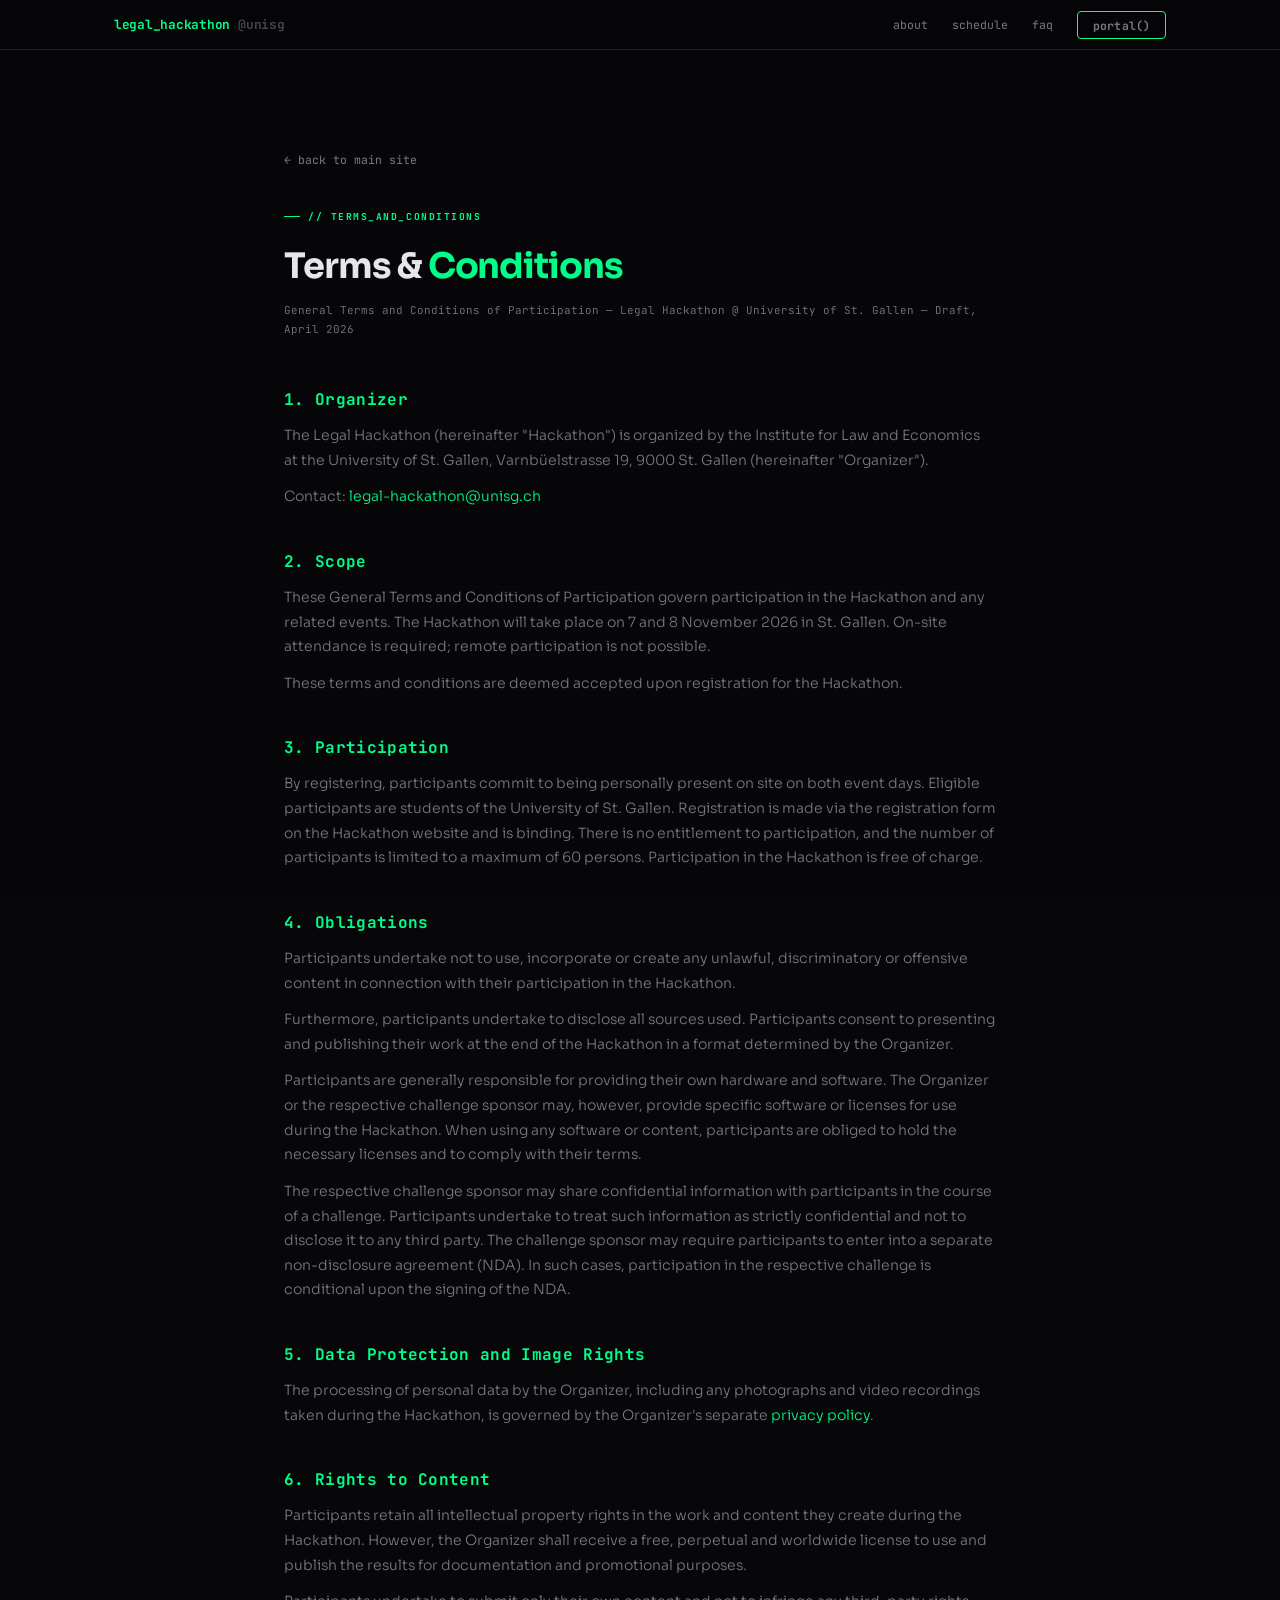
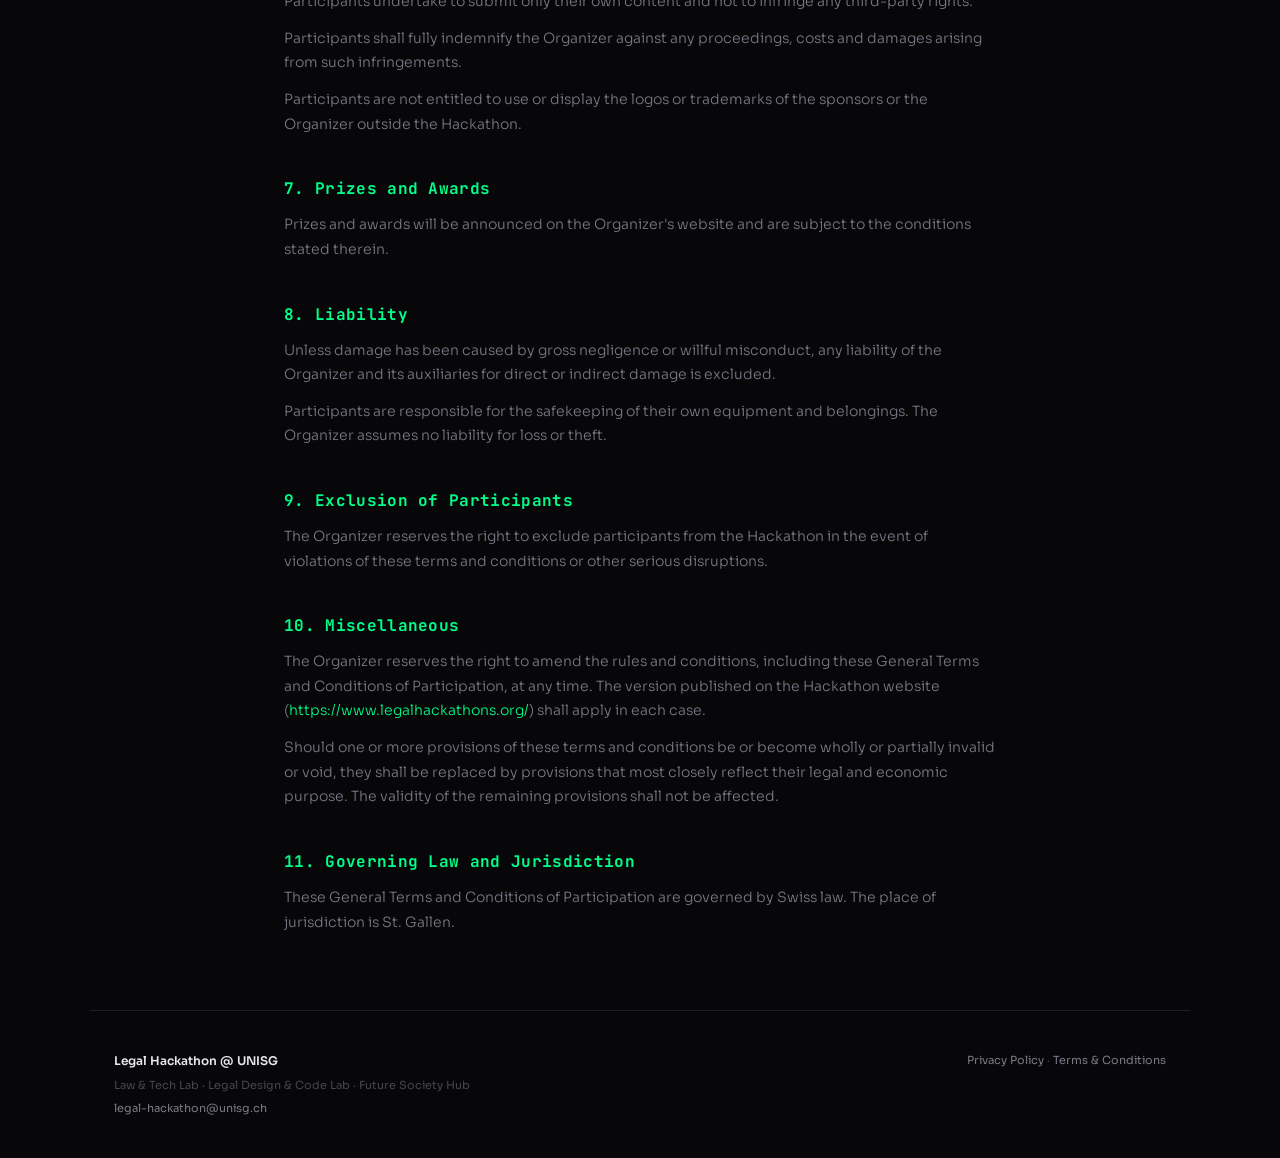
<file: terms.html>
<!DOCTYPE html>
<html lang="en">
<head>
  <meta charset="UTF-8">
  <meta name="viewport" content="width=device-width,initial-scale=1.0">
  <title>Terms &amp; Conditions — Legal Hackathon @ UNISG</title>
  <link rel="icon" type="image/svg+xml" href="favicon.svg">
  <link rel="preconnect" href="https://fonts.googleapis.com">
  <link href="https://fonts.googleapis.com/css2?family=JetBrains+Mono:wght@400;500;700;800&family=Sora:wght@300;400;500;600;700;800&display=swap" rel="stylesheet">
  <link rel="stylesheet" href="style.css">
  <style>
    .legal-page {
      position: relative;
      z-index: 1;
      max-width: 760px;
      margin: 0 auto;
      padding: 6rem 1.5rem 4rem;
    }
    .legal-page h1 {
      font-size: clamp(1.6rem, 3vw, 2.2rem);
      font-weight: 700;
      letter-spacing: -0.03em;
      margin-bottom: 0.4rem;
    }
    .legal-page h1 em { font-style: normal; color: var(--green); }
    .legal-page .meta {
      font-family: var(--font-mono);
      font-size: 0.68rem;
      color: var(--muted);
      margin-bottom: 3rem;
    }
    .legal-page h2 {
      font-size: 1rem;
      font-weight: 700;
      color: var(--green);
      font-family: var(--font-mono);
      margin: 2.5rem 0 0.6rem;
      letter-spacing: 0.02em;
    }
    .legal-page p {
      font-size: 0.88rem;
      color: var(--muted);
      font-weight: 300;
      line-height: 1.75;
      margin-bottom: 0.75rem;
    }
    .legal-page a { color: var(--green); }
    .legal-page .back {
      display: inline-flex;
      align-items: center;
      gap: 0.4rem;
      font-family: var(--font-mono);
      font-size: 0.72rem;
      color: var(--muted);
      margin-bottom: 2.5rem;
      transition: color 0.2s;
    }
    .legal-page .back:hover { color: var(--green); text-decoration: none; }
  </style>
</head>
<body>

  <!-- ── Navigation ── -->
  <nav id="nav">
    <div class="nav-inner">
      <a class="nav-logo" href="index.html">legal_hackathon<span>@unisg</span></a>
      <ul class="nav-links">
        <li><a href="index.html#about">about</a></li>
        <li><a href="index.html#schedule">schedule</a></li>
        <li><a href="index.html#faq">faq</a></li>
        <li><a href="portal.html" class="nav-cta">portal()</a></li>
      </ul>
    </div>
  </nav>

  <div class="legal-page">
    <a class="back" href="index.html">&larr; back to main site</a>

    <div class="section-label" style="margin-bottom:0.75rem">// terms_and_conditions</div>
    <h1>Terms &amp; <em>Conditions</em></h1>
    <p class="meta">General Terms and Conditions of Participation — Legal Hackathon @ University of St. Gallen &mdash; Draft, April 2026</p>

    <h2>1. Organizer</h2>
    <p>The Legal Hackathon (hereinafter "Hackathon") is organized by the Institute for Law and Economics at the University of St. Gallen, Varnbüelstrasse 19, 9000 St. Gallen (hereinafter "Organizer").</p>
    <p>Contact: <a href="mailto:legal-hackathon@unisg.ch">legal-hackathon@unisg.ch</a></p>

    <h2>2. Scope</h2>
    <p>These General Terms and Conditions of Participation govern participation in the Hackathon and any related events. The Hackathon will take place on 7 and 8 November 2026 in St. Gallen. On-site attendance is required; remote participation is not possible.</p>
    <p>These terms and conditions are deemed accepted upon registration for the Hackathon.</p>

    <h2>3. Participation</h2>
    <p>By registering, participants commit to being personally present on site on both event days. Eligible participants are students of the University of St. Gallen. Registration is made via the registration form on the Hackathon website and is binding. There is no entitlement to participation, and the number of participants is limited to a maximum of 60 persons. Participation in the Hackathon is free of charge.</p>

    <h2>4. Obligations</h2>
    <p>Participants undertake not to use, incorporate or create any unlawful, discriminatory or offensive content in connection with their participation in the Hackathon.</p>
    <p>Furthermore, participants undertake to disclose all sources used. Participants consent to presenting and publishing their work at the end of the Hackathon in a format determined by the Organizer.</p>
    <p>Participants are generally responsible for providing their own hardware and software. The Organizer or the respective challenge sponsor may, however, provide specific software or licenses for use during the Hackathon. When using any software or content, participants are obliged to hold the necessary licenses and to comply with their terms.</p>
    <p>The respective challenge sponsor may share confidential information with participants in the course of a challenge. Participants undertake to treat such information as strictly confidential and not to disclose it to any third party. The challenge sponsor may require participants to enter into a separate non-disclosure agreement (NDA). In such cases, participation in the respective challenge is conditional upon the signing of the NDA.</p>

    <h2>5. Data Protection and Image Rights</h2>
    <p>The processing of personal data by the Organizer, including any photographs and video recordings taken during the Hackathon, is governed by the Organizer's separate <a href="privacy-policy.html">privacy policy</a>.</p>

    <h2>6. Rights to Content</h2>
    <p>Participants retain all intellectual property rights in the work and content they create during the Hackathon. However, the Organizer shall receive a free, perpetual and worldwide license to use and publish the results for documentation and promotional purposes.</p>
    <p>Participants undertake to submit only their own content and not to infringe any third-party rights.</p>
    <p>Participants shall fully indemnify the Organizer against any proceedings, costs and damages arising from such infringements.</p>
    <p>Participants are not entitled to use or display the logos or trademarks of the sponsors or the Organizer outside the Hackathon.</p>

    <h2>7. Prizes and Awards</h2>
    <p>Prizes and awards will be announced on the Organizer's website and are subject to the conditions stated therein.</p>

    <h2>8. Liability</h2>
    <p>Unless damage has been caused by gross negligence or willful misconduct, any liability of the Organizer and its auxiliaries for direct or indirect damage is excluded.</p>
    <p>Participants are responsible for the safekeeping of their own equipment and belongings. The Organizer assumes no liability for loss or theft.</p>

    <h2>9. Exclusion of Participants</h2>
    <p>The Organizer reserves the right to exclude participants from the Hackathon in the event of violations of these terms and conditions or other serious disruptions.</p>

    <h2>10. Miscellaneous</h2>
    <p>The Organizer reserves the right to amend the rules and conditions, including these General Terms and Conditions of Participation, at any time. The version published on the Hackathon website (<a href="https://www.legalhackathons.org/">https://www.legalhackathons.org/</a>) shall apply in each case.</p>
    <p>Should one or more provisions of these terms and conditions be or become wholly or partially invalid or void, they shall be replaced by provisions that most closely reflect their legal and economic purpose. The validity of the remaining provisions shall not be affected.</p>

    <h2>11. Governing Law and Jurisdiction</h2>
    <p>These General Terms and Conditions of Participation are governed by Swiss law. The place of jurisdiction is St. Gallen.</p>
  </div>

  <footer>
    <div>
      <p style="font-weight:600;color:var(--text);margin-bottom:0.3rem;font-size:0.75rem">Legal Hackathon @ UNISG</p>
      <p>Law &amp; Tech Lab &middot; Legal Design &amp; Code Lab &middot; Future Society Hub</p>
      <p style="margin-top:0.3rem"><a href="mailto:legal-hackathon@unisg.ch">legal-hackathon@unisg.ch</a></p>
    </div>
    <div style="text-align:right">
      <p><a href="privacy-policy.html">Privacy Policy</a> &middot; <a href="terms.html">Terms &amp; Conditions</a></p>
    </div>
  </footer>

  <script>
    window.addEventListener('scroll', () => {
      document.getElementById('nav').classList.toggle('scrolled', window.scrollY > 50);
    });
  </script>
</body>
</html>
</file>
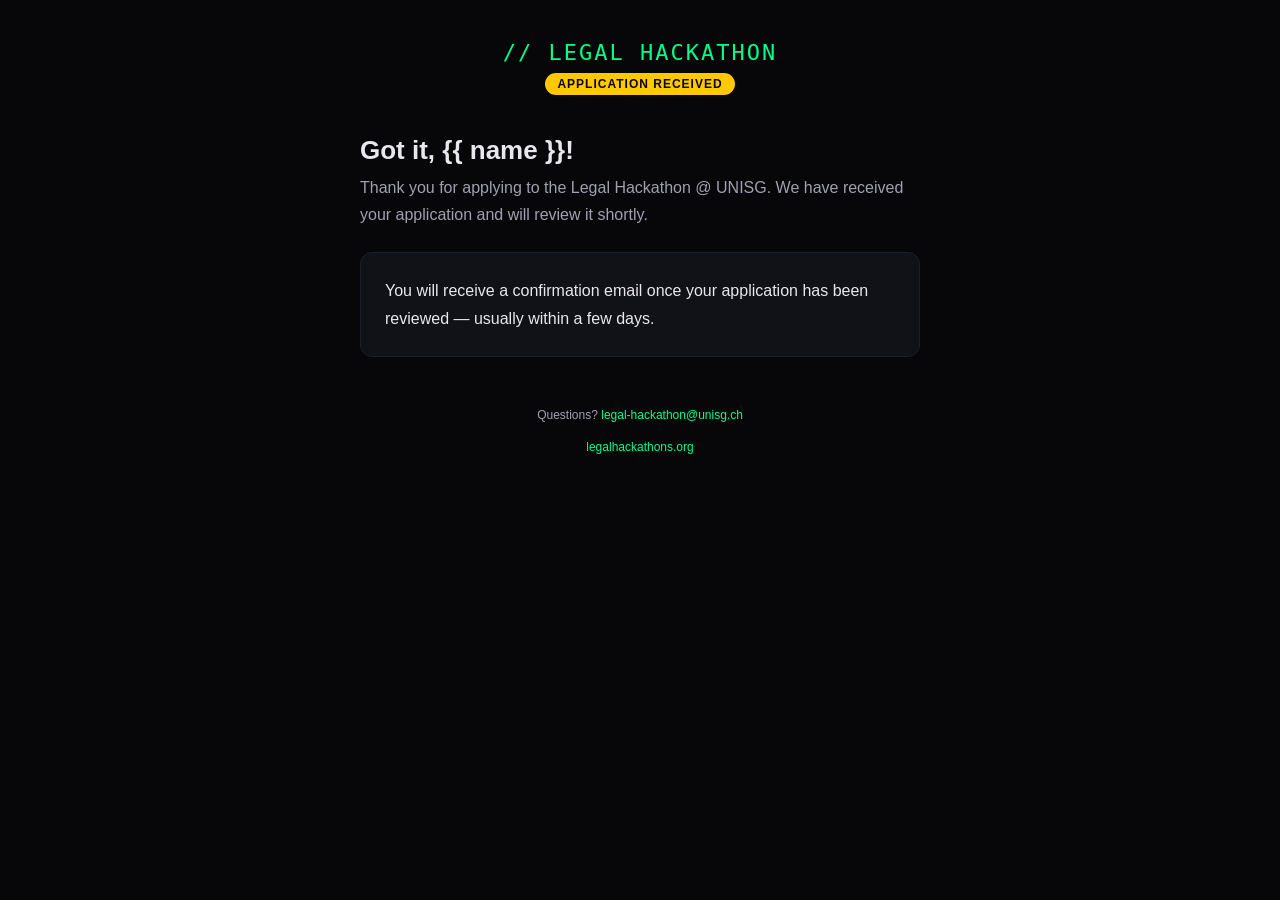
<file: backend/templates/emails/received.html>
<!DOCTYPE html>
<html lang="en">
<head><meta charset="UTF-8"><title>Application Received</title>
<style>
* { margin:0; padding:0; box-sizing:border-box; }
body { background:#07070A; color:#E8E8EC; font-family:'Segoe UI',Arial,sans-serif; }
.wrapper { max-width:600px; margin:0 auto; padding:40px 20px; }
.logo { font-family:monospace; font-size:22px; color:#00FF88; letter-spacing:2px; text-align:center; }
.badge { display:inline-block; background:#ffc800; color:#07070A; font-weight:bold; font-size:12px; padding:4px 12px; border-radius:100px; margin:8px 0; letter-spacing:1px; }
h1 { font-size:26px; margin:24px 0 8px; }
p { color:#A0A0B0; line-height:1.7; margin-bottom:12px; }
.card { background:#111118; border:1px solid #1E1E2E; border-radius:12px; padding:24px; margin:24px 0; }
.footer { text-align:center; color:#555566; font-size:12px; margin-top:48px; line-height:1.8; }
.footer a { color:#00FF88; text-decoration:none; }
</style>
</head>
<body>
<div class="wrapper">
  <div style="text-align:center; margin-bottom:32px;">
    <div class="logo">// LEGAL HACKATHON</div>
    <div class="badge">APPLICATION RECEIVED</div>
  </div>
  <h1>Got it, {{ name }}!</h1>
  <p>Thank you for applying to the Legal Hackathon @ UNISG. We have received your application and will review it shortly.</p>
  <div class="card">
    <p style="color:#E8E8EC; margin:0;">You will receive a confirmation email once your application has been reviewed — usually within a few days.</p>
  </div>
  <div class="footer">
    <p>Questions? <a href="mailto:legal-hackathon@unisg.ch">legal-hackathon@unisg.ch</a></p>
    <p style="margin-top:8px;"><a href="https://www.legalhackathons.org">legalhackathons.org</a></p>
  </div>
</div>
</body>
</html>
</file>
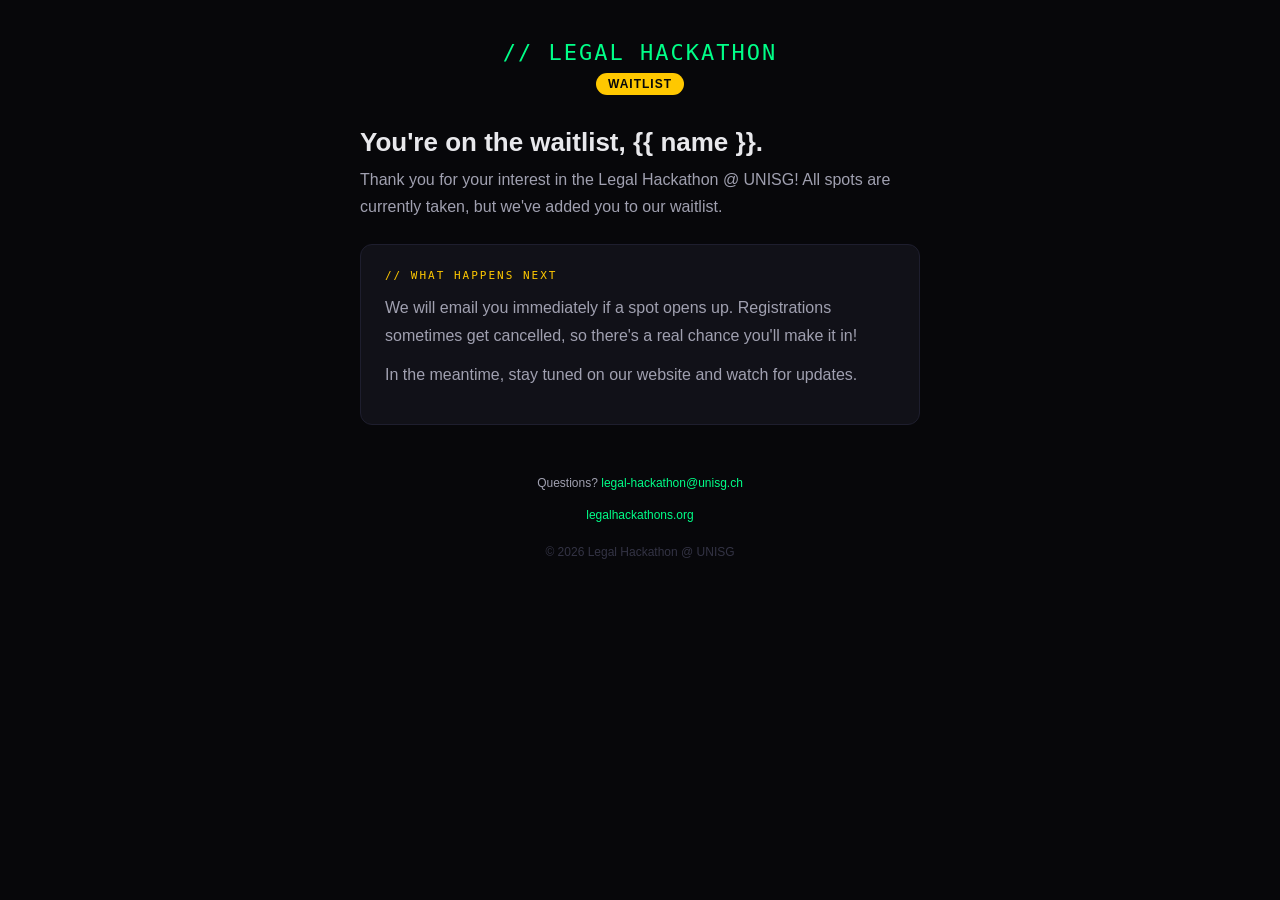
<file: backend/templates/emails/waitlist.html>
<!DOCTYPE html>
<html lang="en">
<head>
  <meta charset="UTF-8">
  <title>You're on the Waitlist</title>
  <style>
    * { margin: 0; padding: 0; box-sizing: border-box; }
    body { background: #07070A; color: #E8E8EC; font-family: 'Segoe UI', Arial, sans-serif; }
    .wrapper { max-width: 600px; margin: 0 auto; padding: 40px 20px; }
    .logo { font-family: monospace; font-size: 22px; color: #00FF88; letter-spacing: 2px; }
    .badge { display: inline-block; background: #ffc800; color: #07070A; font-weight: bold; font-size: 12px; padding: 4px 12px; border-radius: 100px; margin-top: 8px; letter-spacing: 1px; }
    h1 { font-size: 26px; margin: 24px 0 8px; }
    .card { background: #111118; border: 1px solid #1E1E2E; border-radius: 12px; padding: 24px; margin: 24px 0; }
    .card-title { font-size: 11px; text-transform: uppercase; letter-spacing: 2px; color: #ffc800; margin-bottom: 12px; font-family: monospace; }
    p { color: #A0A0B0; line-height: 1.7; margin-bottom: 12px; }
    .footer { text-align: center; color: #555566; font-size: 12px; margin-top: 48px; line-height: 1.8; }
    .footer a { color: #00FF88; text-decoration: none; }
  </style>
</head>
<body>
  <div class="wrapper">
    <div style="text-align:center; margin-bottom:32px;">
      <div class="logo">// LEGAL HACKATHON</div>
      <div class="badge">WAITLIST</div>
    </div>
    <h1>You're on the waitlist, {{ name }}.</h1>
    <p>Thank you for your interest in the Legal Hackathon @ UNISG! All spots are currently taken, but we've added you to our waitlist.</p>
    <div class="card">
      <div class="card-title">// what happens next</div>
      <p>We will email you immediately if a spot opens up. Registrations sometimes get cancelled, so there's a real chance you'll make it in!</p>
      <p>In the meantime, stay tuned on our website and watch for updates.</p>
    </div>
    <div class="footer">
      <p>Questions? <a href="mailto:legal-hackathon@unisg.ch">legal-hackathon@unisg.ch</a></p>
      <p style="margin-top:8px;"><a href="https://www.legalhackathons.org">legalhackathons.org</a></p>
      <p style="margin-top:16px; color:#333344;">© 2026 Legal Hackathon @ UNISG</p>
    </div>
  </div>
</body>
</html>
</file>
<file: style.css>
/* ============================================================
   Legal Hackathon @ HSG — Stylesheet
   ============================================================ */

/* ── Design Tokens ── */
:root {
  --bg: #07070A;
  --surface: #0E0E13;
  --surface2: #151519;
  --surface3: #1A1A20;
  --text: #E8E8EC;
  --muted: #7A7A86;
  --dim: #45454F;
  --green: #00FF88;
  --green2: #00CC6A;
  --green-dim: rgba(0, 255, 136, 0.07);
  --green-glow: rgba(0, 255, 136, 0.15);
  --purple: #A78BFA;
  --purple-dim: rgba(167, 139, 250, 0.08);
  --cyan: #22D3EE;
  --cyan-dim: rgba(34, 211, 238, 0.08);
  --border: #1E1E26;
  --max-w: 1100px;
  --font-body: 'Sora', sans-serif;
  --font-mono: 'JetBrains Mono', monospace;
  --radius: 8px;
  --transition: 0.25s ease;
}

/* ── Reset ── */
*, *::before, *::after {
  margin: 0;
  padding: 0;
  box-sizing: border-box;
}

html { scroll-behavior: smooth; }

body {
  font-family: var(--font-body);
  background: var(--bg);
  color: var(--text);
  line-height: 1.65;
  -webkit-font-smoothing: antialiased;
  overflow-x: hidden;
}

a { color: var(--green); text-decoration: none; }
a:hover { text-decoration: underline; }
::selection { background: var(--green); color: var(--bg); }

/* ── Boot Sequence ── */
#boot {
  position: fixed;
  inset: 0;
  z-index: 10000;
  background: var(--bg);
  display: flex;
  align-items: center;
  justify-content: center;
  transition: opacity 0.5s;
}
#boot.done { opacity: 0; pointer-events: none; }
#boot-text {
  font-family: var(--font-mono);
  font-size: 0.8rem;
  color: var(--green);
  max-width: 500px;
  line-height: 1.8;
  white-space: pre-wrap;
}

/* ── Matrix + Cursor Glow ── */
#matrix {
  position: fixed;
  inset: 0;
  z-index: 0;
  pointer-events: none;
  opacity: 0.1;
}
#cursor-glow {
  position: fixed;
  width: 300px;
  height: 300px;
  border-radius: 50%;
  background: radial-gradient(circle, rgba(0, 255, 136, 0.06) 0%, transparent 70%);
  pointer-events: none;
  z-index: 1;
  transform: translate(-50%, -50%);
  transition: opacity 0.3s;
  opacity: 0;
}
body:hover #cursor-glow { opacity: 1; }

/* ── Scanline ── */
body::after {
  content: '';
  position: fixed;
  inset: 0;
  pointer-events: none;
  z-index: 9998;
  background: repeating-linear-gradient(
    0deg,
    transparent,
    transparent 2px,
    rgba(0, 0, 0, 0.015) 2px,
    rgba(0, 0, 0, 0.015) 4px
  );
}

/* ── Parallax Floating Elements ── */
.parallax-layer {
  position: fixed;
  inset: 0;
  z-index: 0;
  pointer-events: none;
  overflow: hidden;
}
.p-dot {
  position: absolute;
  width: 2px;
  height: 2px;
  border-radius: 50%;
  background: var(--green);
  opacity: 0.15;
}
.p-line {
  position: absolute;
  width: 1px;
  height: 60px;
  background: linear-gradient(180deg, transparent, rgba(0, 255, 136, 0.08), transparent);
  opacity: 0.2;
}
.p-bracket {
  position: absolute;
  font-family: var(--font-mono);
  font-size: 11px;
  color: rgba(0, 255, 136, 0.04);
  user-select: none;
}

/* ── Scroll Reveal ── */
.reveal {
  opacity: 0;
  transform: translateY(28px);
  transition: opacity 0.6s ease, transform 0.6s ease;
}
.reveal.visible { opacity: 1; transform: translateY(0); }
.reveal-d1 { transition-delay: 0.1s; }
.reveal-d2 { transition-delay: 0.2s; }
.reveal-d3 { transition-delay: 0.3s; }
.reveal-d4 { transition-delay: 0.4s; }

/* ── Reduced Motion ── */
@media (prefers-reduced-motion: reduce) {
  .reveal { opacity: 1; transform: none; transition: none; }
  #matrix, #cursor-glow, .parallax-layer, #boot { display: none; }
  body::after { display: none; }
}

/* ── Navigation ── */
nav {
  position: sticky;
  top: 0;
  z-index: 100;
  background: rgba(7, 7, 10, 0.88);
  backdrop-filter: blur(20px);
  border-bottom: 1px solid var(--border);
  transition: box-shadow 0.3s;
}
nav.scrolled { box-shadow: 0 4px 30px rgba(0, 255, 136, 0.03); }
.nav-inner {
  max-width: var(--max-w);
  margin: 0 auto;
  display: flex;
  align-items: center;
  justify-content: space-between;
  padding: 0.7rem 1.5rem;
}
.nav-logo {
  font-family: var(--font-mono);
  font-size: 0.8rem;
  font-weight: 700;
  color: var(--green);
  letter-spacing: -0.02em;
  transition: all 0.3s;
  display: flex;
  align-items: center;
  gap: 0.5rem;
}
.nav-logo span { color: var(--dim); }
.nav-logo:hover { text-shadow: 0 0 8px rgba(0, 255, 136, 0.4); text-decoration: none; }
.nav-links { display: flex; gap: 1.5rem; list-style: none; align-items: center; }
.nav-links a {
  font-family: var(--font-mono);
  font-size: 0.72rem;
  color: var(--muted);
  transition: color 0.2s;
}
.nav-links a:hover { color: var(--green); text-decoration: none; }

/* ── Nav portal CTA ── */
.nav-cta {
  background: transparent;
  color: var(--green);
  font-family: var(--font-mono);
  font-size: 0.72rem;
  font-weight: 700;
  padding: 0.35rem 0.9rem;
  border-radius: 4px;
  border: 1px solid var(--green);
  transition: all 0.2s;
  white-space: nowrap;
  letter-spacing: 0.02em;
}
.nav-links li a.nav-cta:hover,
.nav-cta:hover {
  background: var(--green);
  color: #111 !important;
  text-decoration: none;
  box-shadow: 0 0 16px rgba(0, 255, 136, 0.25);
}

.menu-toggle { display: none; background: none; border: none; color: var(--text); cursor: pointer; }

/* ── Hero ── */
.hero {
  position: relative;
  z-index: 1;
  max-width: var(--max-w);
  margin: 0 auto;
  padding: 7rem 1.5rem 3rem;
  min-height: 90vh;
  display: flex;
  flex-direction: column;
  justify-content: center;
}
.hero-tag {
  display: inline-flex;
  align-items: center;
  gap: 0.5rem;
  font-family: var(--font-mono);
  font-size: 0.68rem;
  color: var(--green);
  border: 1px solid rgba(0, 255, 136, 0.25);
  padding: 0.3rem 0.75rem;
  border-radius: 3px;
  margin-bottom: 2rem;
  letter-spacing: 0.05em;
  text-transform: uppercase;
  width: fit-content;
}
.hero-top {
  display: flex;
  align-items: center;
  gap: 0.6rem;
  margin-bottom: 2rem;
}
.hero-top .hero-tag { margin-bottom: 0; }

/* Easter egg: the round note beside the tag plays the hackathon song */
.song-note {
  position: relative;
  width: 28px;
  height: 28px;
  display: grid;
  place-items: center;
  padding: 0;
  border: 1px solid rgba(0, 255, 136, 0.25);
  border-radius: 50%;
  background: transparent;
  color: var(--green);
  cursor: pointer;
  transition: background var(--transition), color var(--transition), border-color var(--transition);
}
.song-note svg {
  width: 15px;
  height: 15px;
  fill: none;
  stroke: currentColor;
  stroke-width: 2;
  stroke-linecap: round;
  stroke-linejoin: round;
}
.song-note:hover,
.song-note:focus-visible,
.song-note.playing { background: var(--green); border-color: var(--green); color: var(--bg); }
.song-note.playing::after {
  content: '';
  position: absolute;
  inset: -1px;
  border-radius: 50%;
  animation: song-pulse 1.8s ease-out infinite;
}
@keyframes song-pulse {
  0%   { box-shadow: 0 0 0 0 rgba(0, 255, 136, 0.4); }
  100% { box-shadow: 0 0 0 10px rgba(0, 255, 136, 0); }
}
@media (prefers-reduced-motion: reduce) {
  .song-note.playing::after { animation: none; }
}

.hero-tag .dot {
  width: 6px;
  height: 6px;
  border-radius: 50%;
  background: var(--green);
  animation: pulse-dot 2s ease infinite;
}

@keyframes pulse-dot {
  0%, 100% { opacity: 1; box-shadow: 0 0 0 0 rgba(0, 255, 136, 0.4); }
  50% { opacity: 0.7; box-shadow: 0 0 0 6px rgba(0, 255, 136, 0); }
}

.hero h1 {
  font-size: clamp(3rem, 8vw, 5.5rem);
  font-weight: 800;
  line-height: 1;
  letter-spacing: -0.05em;
  margin-bottom: 1rem;
}
.hero h1 .accent { color: var(--green); display: inline-block; }

#typed-cursor {
  display: inline-block;
  width: 3px;
  height: 0.85em;
  background: var(--green);
  margin-left: 4px;
  vertical-align: baseline;
  animation: blink 0.8s step-end infinite;
}

@keyframes blink { 50% { opacity: 0; } }

.hero-oneliner {
  font-size: 1.15rem;
  color: var(--text);
  font-weight: 400;
  margin-bottom: 1.5rem;
  max-width: 520px;
}
.hero-oneliner strong { color: var(--green); font-weight: 600; }

.hero-terminal {
  font-family: var(--font-mono);
  font-size: 0.78rem;
  color: var(--muted);
  margin-bottom: 2.5rem;
  max-width: 520px;
  line-height: 1.9;
  background: var(--surface);
  border: 1px solid var(--border);
  border-radius: 6px;
  padding: 1rem 1.25rem;
  position: relative;
}
.hero-terminal::before {
  content: 'terminal';
  position: absolute;
  top: -9px;
  left: 12px;
  font-size: 0.55rem;
  background: var(--surface);
  color: var(--dim);
  padding: 0 6px;
  text-transform: uppercase;
  letter-spacing: 0.1em;
}
.hero-terminal .pr { color: var(--green); }
.hero-terminal .fl { color: var(--purple); }
.hero-terminal .vl { color: var(--cyan); }

.hero-actions { display: flex; gap: 0.75rem; flex-wrap: wrap; }

/* ── Buttons ── */
.btn-g {
  background: var(--green);
  color: var(--bg);
  font-family: var(--font-mono);
  font-weight: 700;
  font-size: 0.82rem;
  padding: 0.75rem 2rem;
  border-radius: 6px;
  transition: all 0.25s;
  border: none;
  cursor: pointer;
  display: inline-flex;
  align-items: center;
  gap: 0.4rem;
  position: relative;
  overflow: hidden;
}
.btn-g::before {
  content: '';
  position: absolute;
  inset: 0;
  background: linear-gradient(90deg, transparent, rgba(255, 255, 255, 0.12), transparent);
  transform: translateX(-100%);
  transition: transform 0.5s;
}
.btn-g:hover { transform: translateY(-2px); box-shadow: 0 0 30px rgba(0, 255, 136, 0.25); text-decoration: none; }
.btn-g:hover::before { transform: translateX(100%); }

.btn-o {
  background: transparent;
  color: var(--text);
  font-family: var(--font-mono);
  font-weight: 500;
  font-size: 0.82rem;
  padding: 0.75rem 2rem;
  border-radius: 6px;
  border: 1px solid var(--border);
  transition: all 0.2s;
  cursor: pointer;
  display: inline-flex;
  align-items: center;
}
.btn-o:hover { border-color: var(--muted); background: var(--surface); text-decoration: none; }

/* ── Stats Bar ── */
.stats-bar {
  position: relative;
  z-index: 1;
  max-width: var(--max-w);
  margin: 2rem auto 0;
  padding: 0 1.5rem;
}
.stats-inner {
  display: grid;
  grid-template-columns: repeat(4, 1fr);
  gap: 1px;
  background: var(--border);
  border: 1px solid var(--border);
  border-radius: 10px;
  overflow: hidden;
}
.stat { background: var(--surface); padding: 1.25rem; text-align: center; }
.stat-num {
  font-family: var(--font-mono);
  font-size: 1.6rem;
  font-weight: 800;
  color: var(--green);
  display: block;
  line-height: 1;
  text-shadow: 0 0 15px rgba(0, 255, 136, 0.15);
}
.stat-label {
  font-family: var(--font-mono);
  font-size: 0.58rem;
  color: var(--muted);
  text-transform: uppercase;
  letter-spacing: 0.12em;
  margin-top: 0.35rem;
}
.stat-fun {
  font-size: 1.4rem;
}

/* ── Countdown ── */
.cd-bar {
  position: relative;
  z-index: 1;
  max-width: var(--max-w);
  margin: 1rem auto 0;
  padding: 0 1.5rem;
}
.cd-inner {
  display: flex;
  align-items: center;
  justify-content: center;
  gap: 2rem;
  padding: 1.25rem 2rem;
  background: var(--surface);
  border: 1px solid var(--border);
  border-radius: 10px;
  position: relative;
  overflow: hidden;
}
.cd-inner::before {
  content: '';
  position: absolute;
  top: 0;
  left: 0;
  right: 0;
  height: 1px;
  background: linear-gradient(90deg, transparent, var(--green), transparent);
  opacity: 0.3;
}
.cd-item { text-align: center; }
.cd-num {
  font-family: var(--font-mono);
  font-size: 2rem;
  font-weight: 800;
  color: var(--green);
  display: block;
  line-height: 1;
  text-shadow: 0 0 20px rgba(0, 255, 136, 0.15);
}
.cd-unit {
  font-family: var(--font-mono);
  font-size: 0.55rem;
  color: var(--dim);
  text-transform: uppercase;
  letter-spacing: 0.14em;
  margin-top: 0.3rem;
}
.cd-sep {
  font-family: var(--font-mono);
  font-size: 1.2rem;
  color: var(--dim);
  animation: blink 1s step-end infinite;
}

/* ── Sections ── */
.section {
  position: relative;
  z-index: 1;
  max-width: var(--max-w);
  margin: 0 auto;
  padding: 5rem 1.5rem;
}
.section-label {
  font-family: var(--font-mono);
  font-size: 0.6rem;
  font-weight: 700;
  color: var(--green);
  text-transform: uppercase;
  letter-spacing: 0.16em;
  margin-bottom: 0.75rem;
  display: flex;
  align-items: center;
  gap: 0.5rem;
}
.section-label::before { content: ''; width: 16px; height: 1px; background: var(--green); }
.section-title {
  font-size: clamp(1.6rem, 3.5vw, 2.4rem);
  font-weight: 700;
  letter-spacing: -0.03em;
  margin-bottom: 0.75rem;
  line-height: 1.15;
}
.section-title em { font-style: normal; color: var(--green); }
.section-desc {
  font-size: 0.92rem;
  color: var(--muted);
  max-width: 540px;
  margin-bottom: 2.5rem;
  font-weight: 300;
}
.divider { position: relative; z-index: 1; max-width: var(--max-w); margin: 0 auto; padding: 0 1.5rem; }
.divider-line { border: none; height: 1px; background: linear-gradient(90deg, transparent, var(--border), transparent); }

/* ── How It Works ── */
.steps {
  display: grid;
  grid-template-columns: repeat(4, 1fr);
  gap: 0;
  position: relative;
}
.steps::before {
  content: '';
  position: absolute;
  top: 28px;
  left: 12.5%;
  right: 12.5%;
  height: 1px;
  background: var(--border);
}
.step { text-align: center; position: relative; padding: 0 0.5rem; }
.step-num {
  width: 56px;
  height: 56px;
  border-radius: 50%;
  background: var(--surface);
  border: 2px solid var(--border);
  display: flex;
  align-items: center;
  justify-content: center;
  font-family: var(--font-mono);
  font-size: 0.9rem;
  font-weight: 800;
  color: var(--green);
  margin: 0 auto 1rem;
  position: relative;
  z-index: 1;
  transition: all 0.3s;
}
.step:hover .step-num { border-color: var(--green); box-shadow: 0 0 20px rgba(0, 255, 136, 0.15); }
.step h3 { font-size: 0.85rem; font-weight: 600; margin-bottom: 0.3rem; }
.step p { font-size: 0.78rem; color: var(--muted); font-weight: 300; }

/* ── Cards ── */
.cards { display: grid; grid-template-columns: repeat(auto-fit, minmax(260px, 1fr)); gap: 1rem; }
.card {
  background: var(--surface);
  border: 1px solid var(--border);
  border-radius: var(--radius);
  padding: 1.5rem;
  transition: all 0.3s;
  position: relative;
  overflow: hidden;
}
.card::before {
  content: '';
  position: absolute;
  top: 0;
  left: 0;
  right: 0;
  height: 2px;
  background: var(--green);
  transform: scaleX(0);
  transition: transform 0.3s;
  transform-origin: left;
}
.card:hover { border-color: rgba(0, 255, 136, 0.25); transform: translateY(-3px); }
.card:hover::before { transform: scaleX(1); }
.card .tag { font-family: var(--font-mono); font-size: 0.56rem; color: var(--green); text-transform: uppercase; letter-spacing: 0.12em; margin-bottom: 0.5rem; }
.card h3 { font-size: 0.95rem; font-weight: 600; margin-bottom: 0.3rem; }
.card p { font-size: 0.82rem; color: var(--muted); font-weight: 300; }

/* ── Challenges ── */
.challenges { display: grid; grid-template-columns: repeat(auto-fit, minmax(220px, 1fr)); gap: 1rem; }
.challenge {
  background: var(--surface);
  border: 1px solid var(--border);
  border-radius: var(--radius);
  padding: 1.5rem;
  text-align: center;
  transition: all 0.3s;
}
.challenge:hover { border-color: var(--cyan); transform: translateY(-2px); }
.challenge .ch-icon {
  width: 48px;
  height: 48px;
  border-radius: 10px;
  background: var(--cyan-dim);
  display: flex;
  align-items: center;
  justify-content: center;
  margin: 0 auto 1rem;
  color: var(--cyan);
}
.challenge h3 { font-size: 0.9rem; font-weight: 600; margin-bottom: 0.3rem; }
.challenge p { font-size: 0.78rem; color: var(--muted); font-weight: 300; }

/* ── Published challenge list ── */
.challenges[hidden], .challenge-list[hidden] { display: none; }
.challenge-list { display: grid; grid-template-columns: repeat(auto-fit, minmax(min(100%, 340px), 1fr)); gap: 1rem; }
.challenge-item {
  display: flex;
  gap: 1rem;
  background: var(--surface);
  border: 1px solid var(--border);
  border-radius: var(--radius);
  padding: 1.5rem;
  transition: border-color 0.3s;
}
.challenge-item:hover { border-color: var(--cyan); }
.challenge-item .ch-num { font-family: var(--font-mono); font-size: 0.8rem; color: var(--cyan); padding-top: 0.15rem; }
.challenge-item .ch-body { min-width: 0; flex: 1; }
.challenge-item .ch-sponsor { font-family: var(--font-mono); font-size: 0.6rem; color: var(--green); text-transform: uppercase; letter-spacing: 0.12em; margin-bottom: 0.4rem; }
.challenge-item h3 { font-size: 1rem; font-weight: 600; margin-bottom: 0.4rem; }
.challenge-item .ch-short { font-size: 0.82rem; color: var(--muted); font-weight: 300; }
.ch-details { margin-top: 0.9rem; }
.ch-details summary { cursor: pointer; font-family: var(--font-mono); font-size: 0.72rem; color: var(--cyan); }
.ch-details summary:hover { color: var(--green); }
.ch-details .ch-sub { font-family: var(--font-mono); font-size: 0.65rem; color: var(--green); margin: 1rem 0 0.3rem; }
.ch-md { font-size: 0.82rem; color: var(--muted); font-weight: 300; line-height: 1.6; overflow-wrap: anywhere; }
.ch-md p, .ch-md ul, .ch-md ol { margin: 0.6rem 0; }
.ch-md ul, .ch-md ol { padding-left: 1.2rem; }
.ch-md a { color: var(--cyan); }
.ch-md strong { color: var(--text, inherit); font-weight: 600; }

/* ── Timeline ── */
.timeline { position: relative; padding-left: 40px; }
.timeline::before {
  content: '';
  position: absolute;
  left: 15px;
  top: 0;
  bottom: 0;
  width: 1px;
  background: var(--border);
}
.tl-day { margin-bottom: 2rem; }
.tl-day-header {
  font-family: var(--font-mono);
  font-size: 0.68rem;
  font-weight: 700;
  text-transform: uppercase;
  letter-spacing: 0.1em;
  color: var(--bg);
  background: var(--green);
  display: inline-block;
  padding: 0.25rem 0.65rem;
  border-radius: 3px;
  margin-bottom: 0.75rem;
  margin-left: -25px;
  position: relative;
  z-index: 1;
}
.tl-item {
  position: relative;
  padding: 0.5rem 0 0.5rem 1rem;
  margin-bottom: 0.25rem;
  border-radius: 4px;
  transition: background 0.2s;
}
.tl-item:hover { background: var(--green-dim); }
.tl-item::before {
  content: '';
  position: absolute;
  left: -29px;
  top: 13px;
  width: 9px;
  height: 9px;
  border-radius: 50%;
  border: 2px solid var(--border);
  background: var(--bg);
  transition: all 0.2s;
}
.tl-item:hover::before { border-color: var(--green); background: var(--green); box-shadow: 0 0 8px rgba(0, 255, 136, 0.3); }
.tl-item.tl-hl::before { border-color: var(--green); background: var(--green); }
.tl-time { font-family: var(--font-mono); font-size: 0.75rem; font-weight: 700; color: var(--green); margin-right: 0.75rem; }
.tl-title { font-weight: 600; font-size: 0.88rem; }
.tl-detail { font-size: 0.75rem; color: var(--muted); font-weight: 300; margin-top: 0.15rem; }

/* ── Prizes ── */
.prizes { display: grid; grid-template-columns: repeat(auto-fit, minmax(200px, 1fr)); gap: 1rem; }
.prize {
  background: var(--surface);
  border: 1px solid var(--border);
  border-radius: var(--radius);
  padding: 1.5rem;
  text-align: center;
  transition: all 0.3s;
}
.prize:hover { border-color: var(--purple); transform: translateY(-2px); }
.prize-rank { font-family: var(--font-mono); font-size: 1.5rem; font-weight: 800; color: var(--purple); margin-bottom: 0.5rem; }
.prize h3 { font-size: 0.9rem; font-weight: 600; margin-bottom: 0.3rem; }
.prize p { font-size: 0.78rem; color: var(--muted); font-weight: 300; }
.prize.gold .prize-rank { color: var(--green); }
.prize.gold { border-color: rgba(0, 255, 136, 0.2); }

/* ── Why Join ── */
.reasons { display: grid; grid-template-columns: repeat(auto-fit, minmax(280px, 1fr)); gap: 1rem; }
.reason {
  background: var(--surface);
  border: 1px solid var(--border);
  border-radius: var(--radius);
  padding: 1.5rem;
  transition: all 0.3s;
  position: relative;
  overflow: hidden;
}
.reason::after {
  content: '';
  position: absolute;
  bottom: -50%;
  right: -50%;
  width: 100%;
  height: 100%;
  background: radial-gradient(circle, var(--purple-dim), transparent 60%);
  opacity: 0;
  transition: opacity 0.3s;
}
.reason:hover { border-color: rgba(167, 139, 250, 0.3); transform: translateY(-3px); }
.reason:hover::after { opacity: 1; }
.reason .ico {
  position: relative;
  z-index: 1;
  width: 32px;
  height: 32px;
  border-radius: 6px;
  background: var(--purple-dim);
  display: flex;
  align-items: center;
  justify-content: center;
  margin-bottom: 0.75rem;
  color: var(--purple);
}
.reason h3 { position: relative; z-index: 1; font-size: 0.92rem; font-weight: 600; margin-bottom: 0.3rem; }
.reason p { position: relative; z-index: 1; font-size: 0.82rem; color: var(--muted); font-weight: 300; }

/* ── Sponsors ── */
.sponsor-cta-box {
  border: 1px solid var(--border);
  border-radius: 8px;
  padding: 2rem 2.5rem;
  background: var(--surface);
}
.sponsor-cta-box p {
  color: var(--muted);
  font-size: 0.92rem;
  line-height: 1.7;
  margin-bottom: 1.5rem;
}
.sponsor-cta-actions {
  display: flex;
  flex-direction: row;
  gap: 1rem;
  align-items: center;
}
.sponsor-cta-actions .btn-g,
.sponsor-cta-actions .btn-o { width: fit-content; }

.sponsor-tier { margin-bottom: 1.5rem; }
.sponsor-tier h3 {
  font-family: var(--font-mono);
  font-size: 0.6rem;
  text-transform: uppercase;
  letter-spacing: 0.14em;
  color: var(--dim);
  margin-bottom: 0.5rem;
}
.sponsor-logos { display: flex; gap: 1.5rem; flex-wrap: wrap; align-items: center; }
.sponsor-ph {
  background: var(--surface);
  border: 1px dashed var(--border);
  border-radius: 6px;
  padding: 0.7rem 1.5rem;
  font-family: var(--font-mono);
  font-size: 0.7rem;
  color: var(--dim);
  transition: border-color 0.2s;
}
.sponsor-ph:hover { border-color: var(--green); }
.partner-logos-grid { gap: 2rem; flex-wrap: wrap; }
.partner-link { cursor: pointer; }
.partner-logo {
  max-height: 55px;
  max-width: 160px;
  width: auto;
  object-fit: contain;
  opacity: 0.8;
  transition: opacity 0.3s ease;
}
.partner-logo:hover {
  opacity: 1;
}

/* ── Location ── */
.loc-grid { display: grid; grid-template-columns: 1fr 1fr; gap: 1.5rem; align-items: start; }
.loc-info h3 { font-size: 1rem; font-weight: 600; margin-bottom: 0.4rem; }
.loc-info p { font-size: 0.85rem; color: var(--muted); font-weight: 300; margin-bottom: 0.2rem; }
.loc-map {
  background: var(--surface);
  border: 1px solid var(--border);
  border-radius: var(--radius);
  overflow: hidden;
  height: 220px;
}
.loc-map iframe { width: 100%; height: 100%; border: none; filter: grayscale(1) invert(1) contrast(0.8) brightness(0.7); }
.map-placeholder {
  width: 100%;
  height: 100%;
  display: flex;
  flex-direction: column;
  align-items: center;
  justify-content: center;
  gap: 0.75rem;
  cursor: pointer;
}
.map-placeholder p {
  font-family: var(--font-mono);
  font-size: 0.65rem;
  color: var(--dim);
  text-align: center;
  max-width: 180px;
  line-height: 1.6;
}
.map-load-btn {
  background: transparent;
  border: 1px solid var(--border);
  border-radius: 4px;
  color: var(--muted);
  font-family: var(--font-mono);
  font-size: 0.7rem;
  padding: 0.4rem 1rem;
  cursor: pointer;
  transition: all 0.2s;
}
.map-load-btn:hover { border-color: var(--green); color: var(--green); }

/* ── FAQ ── */
.faq-list { max-width: 680px; }
.faq-item { border-bottom: 1px solid var(--border); }
.faq-q {
  display: flex;
  justify-content: space-between;
  align-items: center;
  padding: 1rem 0;
  cursor: pointer;
  font-weight: 600;
  font-size: 0.88rem;
  background: none;
  border: none;
  width: 100%;
  text-align: left;
  font-family: var(--font-body);
  color: var(--text);
  transition: color 0.2s;
}
.faq-q:hover { color: var(--green); }
.faq-q:focus-visible { outline: 2px solid var(--green); outline-offset: 2px; border-radius: 3px; }
.faq-q::after { content: '+'; font-family: var(--font-mono); font-size: 1rem; color: var(--dim); transition: all 0.3s; }
.faq-item.open .faq-q::after { transform: rotate(45deg); color: var(--green); }
.faq-a { max-height: 0; overflow: hidden; transition: max-height 0.4s ease; }
.faq-item.open .faq-a { max-height: 200px; padding-bottom: 1rem; }
.faq-a p { font-size: 0.82rem; color: var(--muted); font-weight: 300; }

/* ── CTA Box ── */
.cta-box {
  background: var(--surface);
  border: 1px solid var(--border);
  border-radius: 12px;
  padding: 4rem 2rem;
  text-align: center;
  position: relative;
  overflow: hidden;
}
.cta-box::before {
  content: '';
  position: absolute;
  top: -50%;
  left: -50%;
  width: 200%;
  height: 200%;
  background: radial-gradient(ellipse at 50% 0%, rgba(0, 255, 136, 0.06) 0%, transparent 50%);
}
.cta-box::after {
  content: '';
  position: absolute;
  top: 0;
  left: 0;
  right: 0;
  height: 1px;
  background: linear-gradient(90deg, transparent, var(--green), transparent);
  opacity: 0.4;
}
.cta-box h2 {
  font-size: clamp(1.5rem, 3vw, 2.2rem);
  font-weight: 700;
  margin-bottom: 0.6rem;
  position: relative;
  z-index: 1;
}
.cta-box p { color: var(--muted); margin-bottom: 1.5rem; position: relative; z-index: 1; font-weight: 300; }

/* ── Footer ── */
footer {
  position: relative;
  z-index: 1;
  max-width: var(--max-w);
  margin: 0 auto;
  padding: 2.5rem 1.5rem;
  border-top: 1px solid var(--border);
  display: flex;
  justify-content: space-between;
  flex-wrap: wrap;
  gap: 1.5rem;
}
footer p { font-size: 0.7rem; color: var(--dim); }
footer a { color: var(--muted); font-size: 0.7rem; }

/* ── Responsive ── */
@media (max-width: 768px) {
  .hero { padding: 4rem 1.5rem 2rem; min-height: auto; }
  .nav-links { display: none; }
  .menu-toggle { display: block; }
  .nav-links.open {
    display: flex;
    flex-direction: column;
    position: absolute;
    top: 100%;
    left: 0;
    right: 0;
    background: rgba(7, 7, 10, 0.97);
    border-bottom: 1px solid var(--border);
    padding: 1rem 1.5rem;
    gap: 1rem;
    backdrop-filter: blur(20px);
  }
  .stats-inner { grid-template-columns: repeat(2, 1fr); }
  .steps { grid-template-columns: repeat(2, 1fr); gap: 1.5rem; }
  .steps::before { display: none; }
  .cd-inner { flex-wrap: wrap; gap: 1.2rem; }
  .loc-grid { grid-template-columns: 1fr; }
  footer { flex-direction: column; }
}

@media (max-width: 480px) {
  .stats-inner { grid-template-columns: 1fr; }
  .steps { grid-template-columns: 1fr; }
}

/* ── Impressions 2026 window ── */
.impressions {
  position: relative;
  z-index: 1;
  max-width: var(--max-w);
  margin: 0 auto;
  padding: 6.5rem 1.5rem 0;
}
.impressions + .hero { min-height: auto; padding-top: 4rem; }
.imp-window {
  background: var(--surface);
  border: 1px solid var(--border);
  border-radius: var(--radius);
  overflow: hidden;
  box-shadow: 0 0 40px rgba(0, 255, 136, 0.05);
}
.imp-bar {
  display: flex;
  align-items: center;
  gap: 0.9rem;
  padding: 0.6rem 1rem;
  background: var(--surface2);
  border-bottom: 1px solid var(--border);
}
.imp-dots { display: inline-flex; gap: 6px; }
.imp-dots i { width: 10px; height: 10px; border-radius: 50%; background: var(--dim); }
.imp-dots i:first-child { background: var(--green); }
.imp-title { font-family: var(--font-mono); font-size: 0.72rem; color: var(--muted); }
.imp-body { padding: 1.75rem 1.5rem; }
.imp-heading {
  font-size: clamp(1.6rem, 4vw, 2.4rem);
  font-weight: 800;
  letter-spacing: -0.03em;
  line-height: 1.1;
  margin-bottom: 0.5rem;
}
.imp-heading em { font-style: normal; color: var(--green); }
.imp-sub { color: var(--muted); font-weight: 300; margin-bottom: 1.5rem; }
.imp-posts {
  display: grid;
  grid-template-columns: repeat(auto-fit, minmax(260px, 1fr));
  gap: 1rem;
  margin-bottom: 1rem;
}
.imp-post iframe { width: 100%; height: 480px; border: 0; border-radius: 6px; background: #fff; display: block; }
.imp-post.imp-placeholder { height: 260px; }
.imp-photos {
  display: grid;
  grid-template-columns: repeat(3, 1fr);
  gap: 0.75rem;
  margin-bottom: 1.75rem;
}
.imp-photo { aspect-ratio: 4 / 3; border-radius: 6px; overflow: hidden; }
.imp-photo img { width: 100%; height: 100%; object-fit: cover; display: block; transition: transform var(--transition); }
.imp-photo img:hover { transform: scale(1.04); }
.imp-placeholder {
  display: flex;
  align-items: center;
  justify-content: center;
  border: 1px dashed var(--dim);
  border-radius: 6px;
  font-family: var(--font-mono);
  font-size: 0.7rem;
  color: var(--dim);
  text-transform: uppercase;
  letter-spacing: 0.08em;
}
.imp-next {
  display: flex;
  flex-wrap: wrap;
  align-items: baseline;
  gap: 0.5rem 1.25rem;
  padding: 1rem 1.25rem;
  border: 1px solid rgba(0, 255, 136, 0.25);
  border-radius: 6px;
  background: var(--green-dim);
}
.imp-next-label {
  display: inline-flex;
  align-items: center;
  gap: 0.5rem;
  font-family: var(--font-mono);
  font-size: 0.68rem;
  color: var(--green);
  text-transform: uppercase;
  letter-spacing: 0.05em;
}
.imp-next-label .dot {
  width: 6px; height: 6px; border-radius: 50%;
  background: var(--green);
  animation: pulse-dot 2s ease infinite;
}
.imp-next-date { font-size: clamp(1.3rem, 3vw, 1.8rem); font-weight: 700; letter-spacing: -0.02em; }
.imp-next-meta { font-family: var(--font-mono); font-size: 0.75rem; color: var(--cyan); }

@media (max-width: 768px) {
  .impressions { padding-top: 5rem; padding-left: 1rem; padding-right: 1rem; }
  .imp-body { padding: 1.25rem 1rem; }
  .impressions + .hero { padding-top: 3rem; }
  .imp-photos { grid-template-columns: repeat(2, 1fr); }
}
</file>
